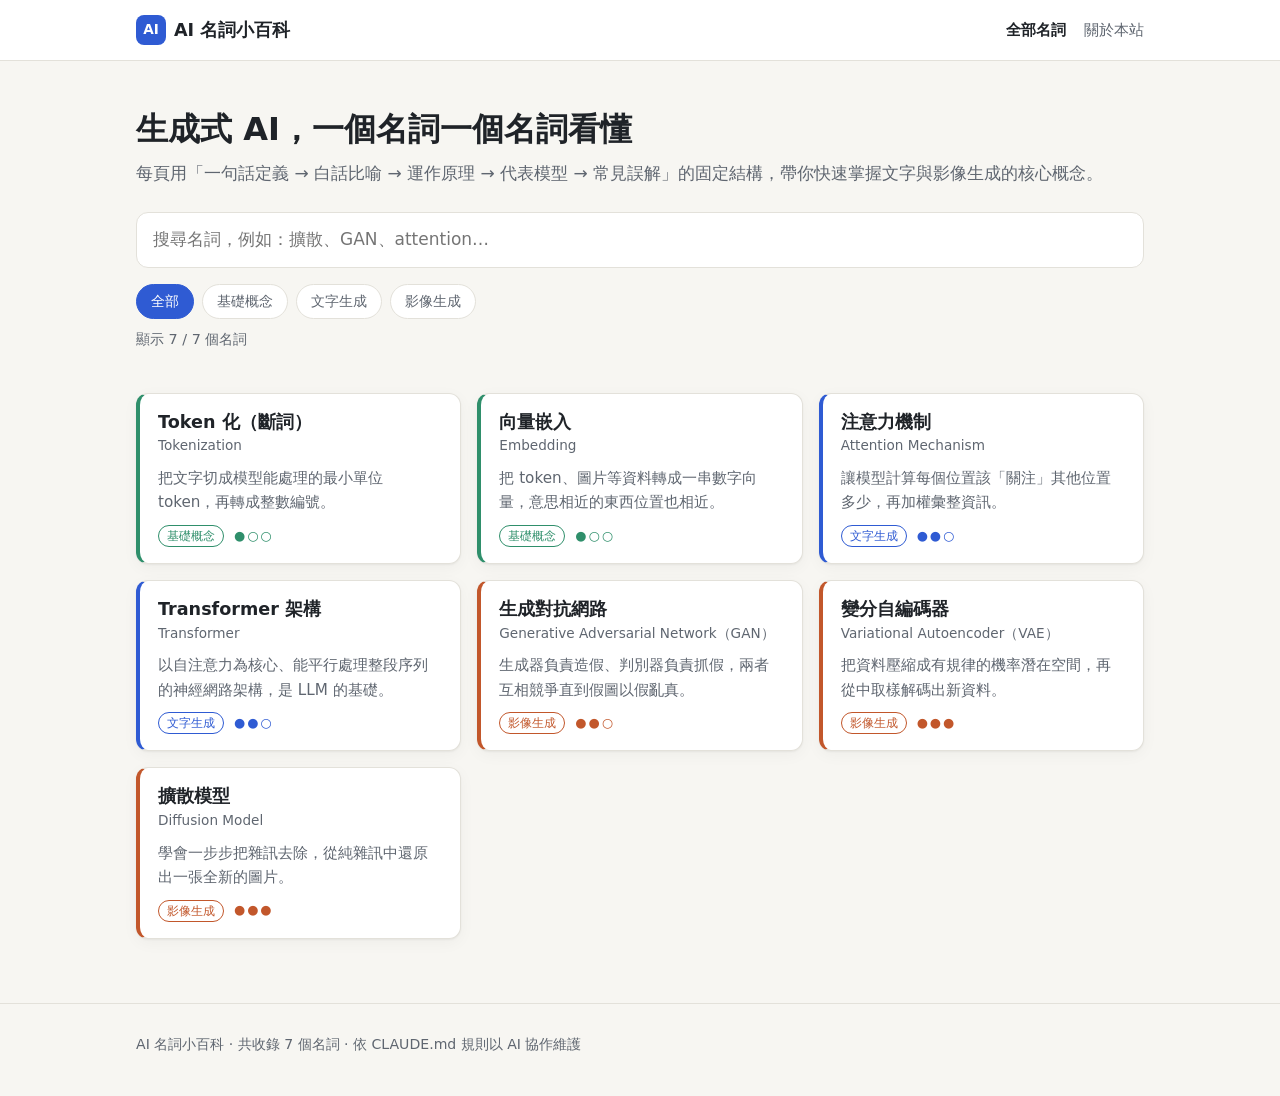
<file: index.html>
<!doctype html>
<html lang="zh-Hant">
<head>
  <meta charset="utf-8">
  <meta name="viewport" content="width=device-width, initial-scale=1">
  <title>AI 名詞小百科</title>
  <meta name="description" content="生成式 AI 名詞解釋網站：用比喻、步驟與公式，3 分鐘看懂 Transformer、擴散模型、GAN 等核心概念。">
  <link rel="stylesheet" href="assets/style.css">
</head>
<body data-page="home" data-root=".">
  <div id="site-header"></div>

  <main class="container wide">
    <section class="hero">
      <h1>生成式 AI，一個名詞一個名詞看懂</h1>
      <p>每頁用「一句話定義 → 白話比喻 → 運作原理 → 代表模型 → 常見誤解」的固定結構，帶你快速掌握文字與影像生成的核心概念。</p>
      <input id="search" class="search" type="search" placeholder="搜尋名詞，例如：擴散、GAN、attention…" aria-label="搜尋名詞">
      <div id="category-chips" class="chips" role="group" aria-label="分類篩選"></div>
      <div id="result-count" class="result-count"></div>
    </section>

    <div id="term-grid" class="card-grid"></div>
  </main>

  <div id="site-footer"></div>
  <script src="data/terms.js"></script>
  <script src="assets/main.js"></script>
</body>
</html>
</file>
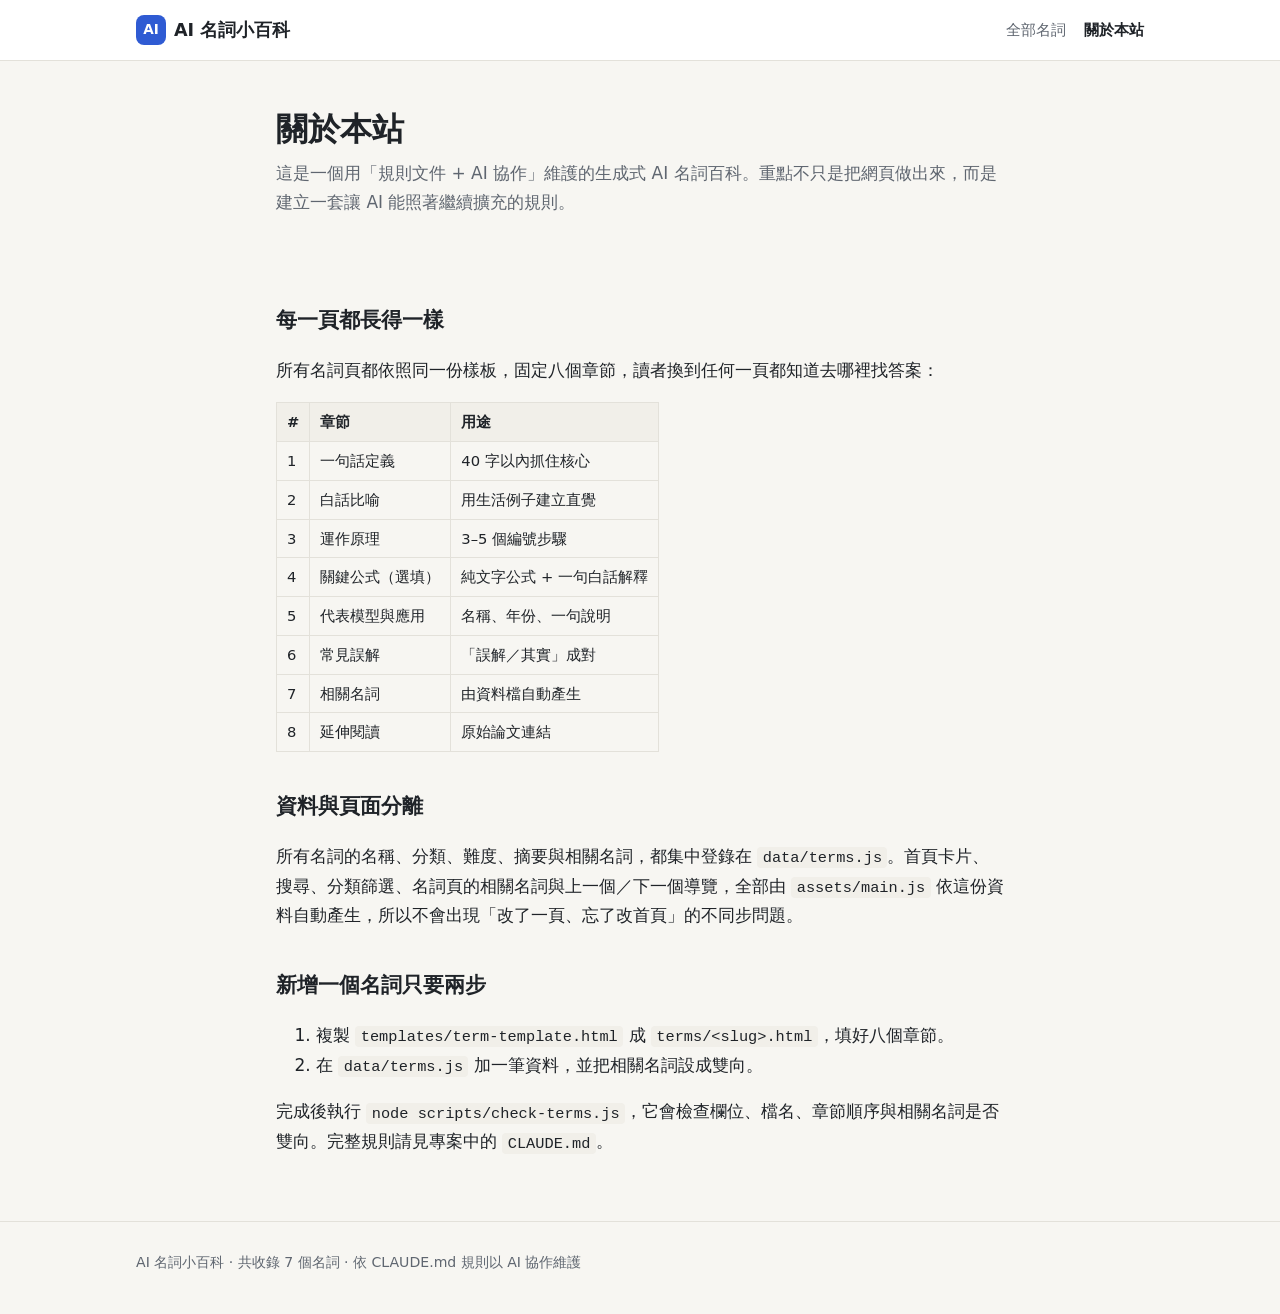
<file: about.html>
<!doctype html>
<html lang="zh-Hant">
<head>
  <meta charset="utf-8">
  <meta name="viewport" content="width=device-width, initial-scale=1">
  <title>關於本站｜AI 名詞小百科</title>
  <meta name="description" content="AI 名詞小百科的編寫規範：如何用 CLAUDE.md 讓 AI 依照同一套規則持續新增名詞頁。">
  <link rel="stylesheet" href="assets/style.css">
</head>
<body data-page="about" data-root=".">
  <div id="site-header"></div>

  <main class="container prose">
    <section class="hero">
      <h1>關於本站</h1>
      <p>這是一個用「規則文件 + AI 協作」維護的生成式 AI 名詞百科。重點不只是把網頁做出來，而是建立一套讓 AI 能照著繼續擴充的規則。</p>
    </section>

    <h2>每一頁都長得一樣</h2>
    <p>所有名詞頁都依照同一份樣板，固定八個章節，讀者換到任何一頁都知道去哪裡找答案：</p>
    <table>
      <thead><tr><th>#</th><th>章節</th><th>用途</th></tr></thead>
      <tbody>
        <tr><td>1</td><td>一句話定義</td><td>40 字以內抓住核心</td></tr>
        <tr><td>2</td><td>白話比喻</td><td>用生活例子建立直覺</td></tr>
        <tr><td>3</td><td>運作原理</td><td>3–5 個編號步驟</td></tr>
        <tr><td>4</td><td>關鍵公式（選填）</td><td>純文字公式 + 一句白話解釋</td></tr>
        <tr><td>5</td><td>代表模型與應用</td><td>名稱、年份、一句說明</td></tr>
        <tr><td>6</td><td>常見誤解</td><td>「誤解／其實」成對</td></tr>
        <tr><td>7</td><td>相關名詞</td><td>由資料檔自動產生</td></tr>
        <tr><td>8</td><td>延伸閱讀</td><td>原始論文連結</td></tr>
      </tbody>
    </table>

    <h2>資料與頁面分離</h2>
    <p>所有名詞的名稱、分類、難度、摘要與相關名詞，都集中登錄在 <code>data/terms.js</code>。首頁卡片、搜尋、分類篩選、名詞頁的相關名詞與上一個／下一個導覽，全部由 <code>assets/main.js</code> 依這份資料自動產生，所以不會出現「改了一頁、忘了改首頁」的不同步問題。</p>

    <h2>新增一個名詞只要兩步</h2>
    <ol>
      <li>複製 <code>templates/term-template.html</code> 成 <code>terms/&lt;slug&gt;.html</code>，填好八個章節。</li>
      <li>在 <code>data/terms.js</code> 加一筆資料，並把相關名詞設成雙向。</li>
    </ol>
    <p>完成後執行 <code>node scripts/check-terms.js</code>，它會檢查欄位、檔名、章節順序與相關名詞是否雙向。完整規則請見專案中的 <code>CLAUDE.md</code>。</p>
  </main>

  <div id="site-footer"></div>
  <script src="data/terms.js"></script>
  <script src="assets/main.js"></script>
</body>
</html>
</file>
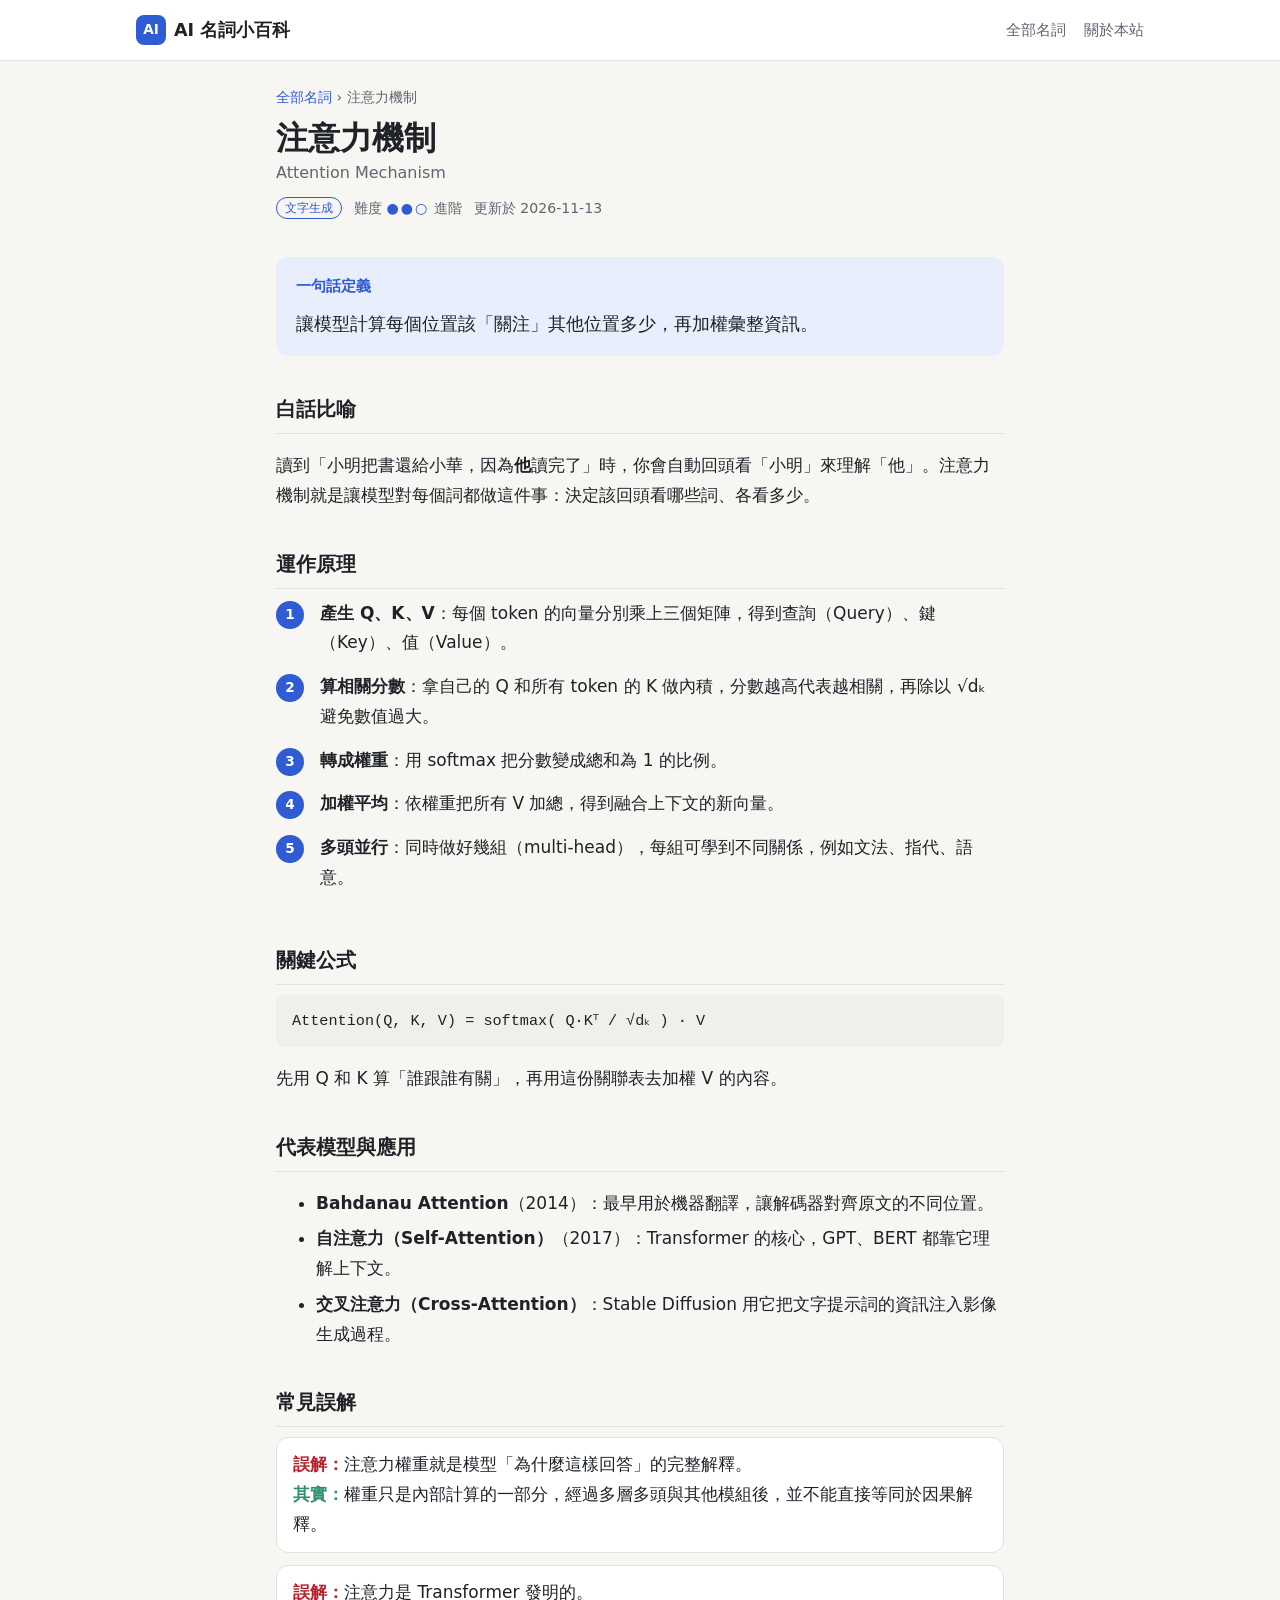
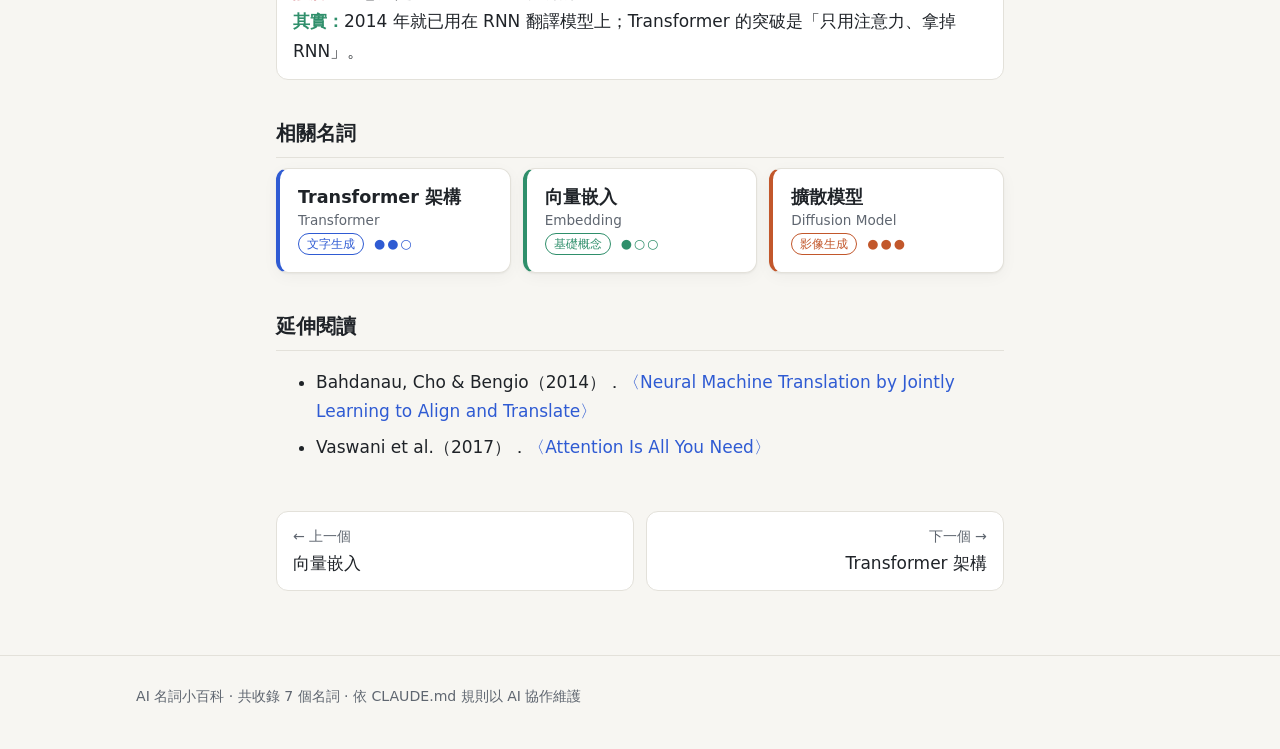
<file: terms/attention.html>
<!doctype html>
<html lang="zh-Hant">
<head>
  <meta charset="utf-8">
  <meta name="viewport" content="width=device-width, initial-scale=1">
  <title>注意力機制｜AI 名詞小百科</title>
  <meta name="description" content="讓模型計算每個位置該「關注」其他位置多少，再加權彙整資訊。">
  <link rel="stylesheet" href="../assets/style.css">
</head>
<body data-page="term" data-slug="attention" data-root="..">
  <div id="site-header"></div>

  <main class="container term">
    <nav class="breadcrumb"><a href="../index.html">全部名詞</a> › 注意力機制</nav>
    <header class="term-head">
      <h1>注意力機制 <span class="en">Attention Mechanism</span></h1>
      <div id="term-meta" class="term-meta"></div>
    </header>

    <section id="definition" class="tldr">
      <h2>一句話定義</h2>
      <p>讓模型計算每個位置該「關注」其他位置多少，再加權彙整資訊。</p>
    </section>

    <section id="analogy">
      <h2>白話比喻</h2>
      <p>讀到「小明把書還給小華，因為<strong>他</strong>讀完了」時，你會自動回頭看「小明」來理解「他」。注意力機制就是讓模型對每個詞都做這件事：決定該回頭看哪些詞、各看多少。</p>
    </section>

    <section id="how-it-works">
      <h2>運作原理</h2>
      <ol class="steps">
        <li><strong>產生 Q、K、V</strong>：每個 token 的向量分別乘上三個矩陣，得到查詢（Query）、鍵（Key）、值（Value）。</li>
        <li><strong>算相關分數</strong>：拿自己的 Q 和所有 token 的 K 做內積，分數越高代表越相關，再除以 √dₖ 避免數值過大。</li>
        <li><strong>轉成權重</strong>：用 softmax 把分數變成總和為 1 的比例。</li>
        <li><strong>加權平均</strong>：依權重把所有 V 加總，得到融合上下文的新向量。</li>
        <li><strong>多頭並行</strong>：同時做好幾組（multi-head），每組可學到不同關係，例如文法、指代、語意。</li>
      </ol>
    </section>

    <section id="formula">
      <h2>關鍵公式</h2>
      <pre class="formula">Attention(Q, K, V) = softmax( Q·Kᵀ / √dₖ ) · V</pre>
      <p>先用 Q 和 K 算「誰跟誰有關」，再用這份關聯表去加權 V 的內容。</p>
    </section>

    <section id="examples">
      <h2>代表模型與應用</h2>
      <ul class="examples">
        <li><strong>Bahdanau Attention</strong>（2014）：最早用於機器翻譯，讓解碼器對齊原文的不同位置。</li>
        <li><strong>自注意力（Self-Attention）</strong>（2017）：Transformer 的核心，GPT、BERT 都靠它理解上下文。</li>
        <li><strong>交叉注意力（Cross-Attention）</strong>：Stable Diffusion 用它把文字提示詞的資訊注入影像生成過程。</li>
      </ul>
    </section>

    <section id="misconceptions">
      <h2>常見誤解</h2>
      <ul class="myths">
        <li><span class="myth">誤解：</span>注意力權重就是模型「為什麼這樣回答」的完整解釋。<br><span class="fact">其實：</span>權重只是內部計算的一部分，經過多層多頭與其他模組後，並不能直接等同於因果解釋。</li>
        <li><span class="myth">誤解：</span>注意力是 Transformer 發明的。<br><span class="fact">其實：</span>2014 年就已用在 RNN 翻譯模型上；Transformer 的突破是「只用注意力、拿掉 RNN」。</li>
      </ul>
    </section>

    <section id="related">
      <h2>相關名詞</h2>
      <div id="related-list" class="card-grid small"></div>
    </section>

    <section id="references">
      <h2>延伸閱讀</h2>
      <ul>
        <li>Bahdanau, Cho &amp; Bengio（2014）．<a href="https://arxiv.org/abs/1409.0473">〈Neural Machine Translation by Jointly Learning to Align and Translate〉</a></li>
        <li>Vaswani et al.（2017）．<a href="https://arxiv.org/abs/1706.03762">〈Attention Is All You Need〉</a></li>
      </ul>
    </section>

    <nav id="pager" class="pager" aria-label="上一個與下一個名詞"></nav>
  </main>

  <div id="site-footer"></div>
  <script src="../data/terms.js"></script>
  <script src="../assets/main.js"></script>
</body>
</html>
</file>
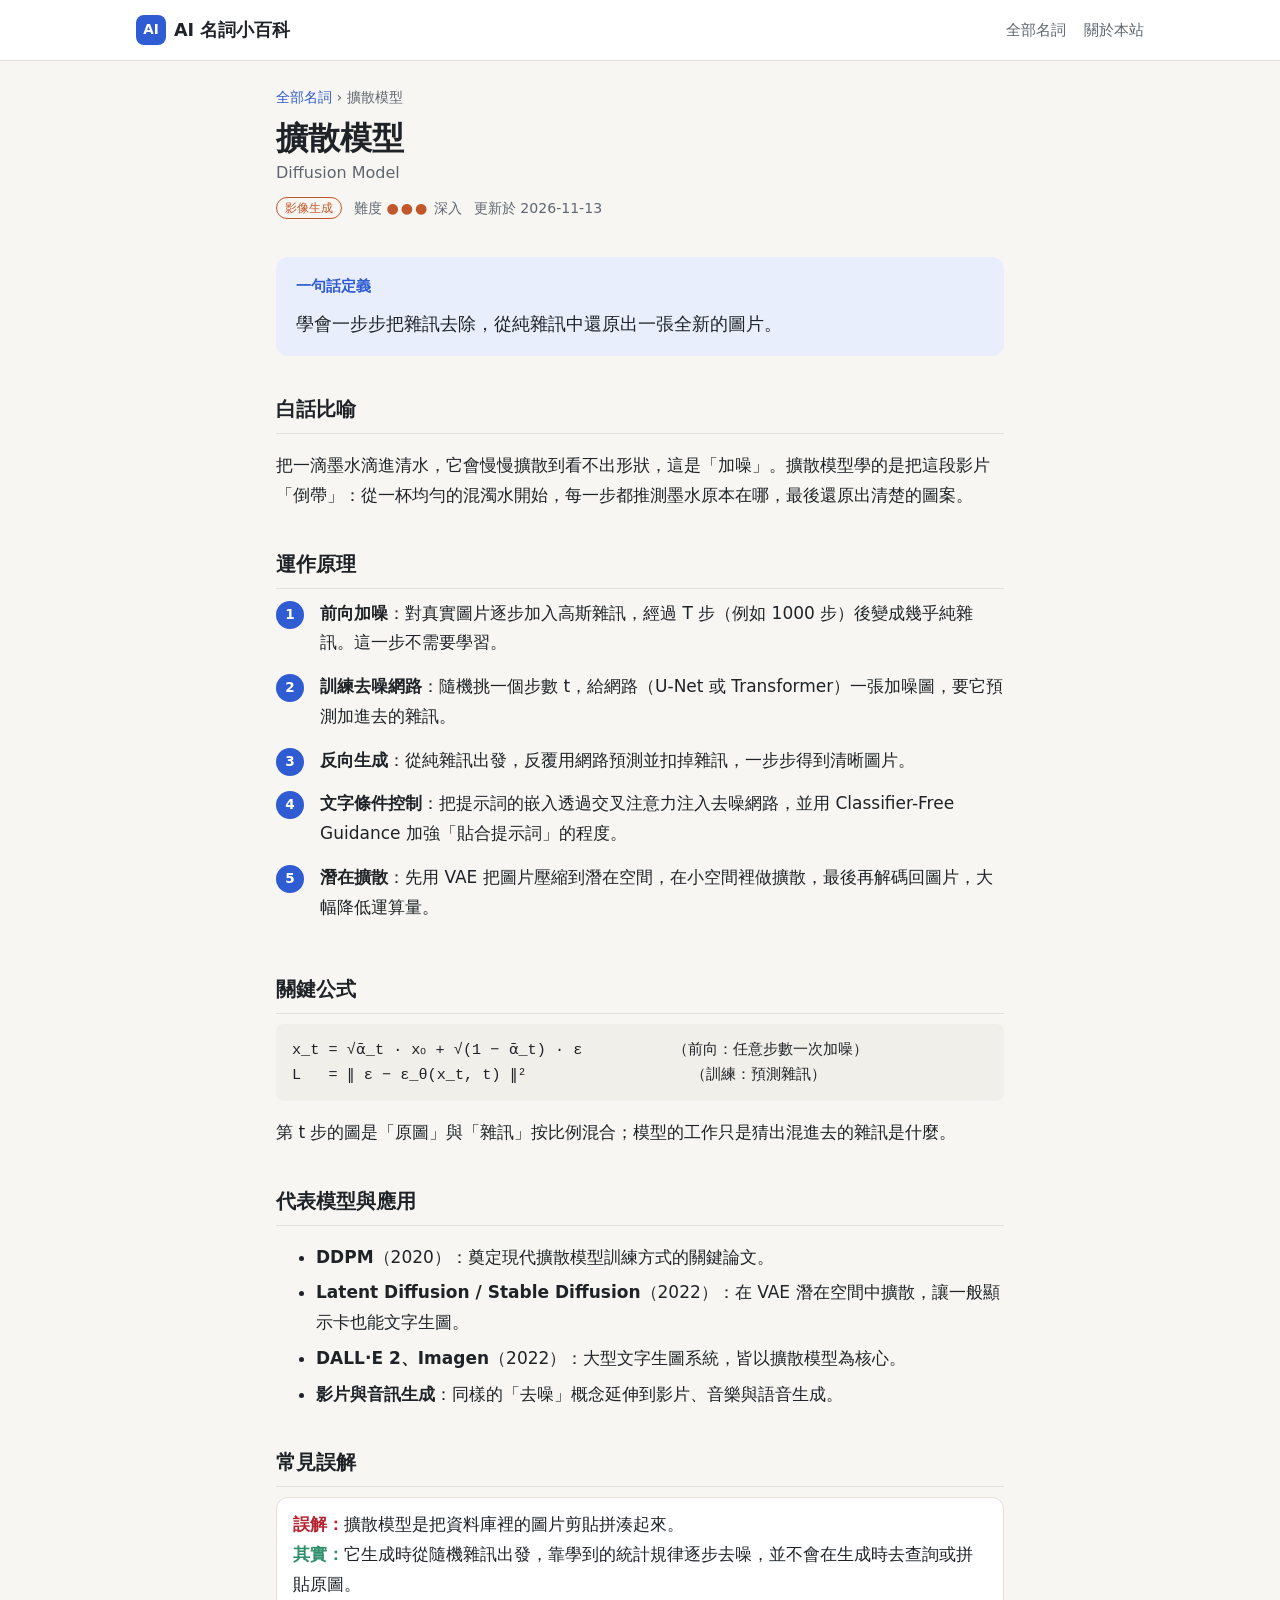
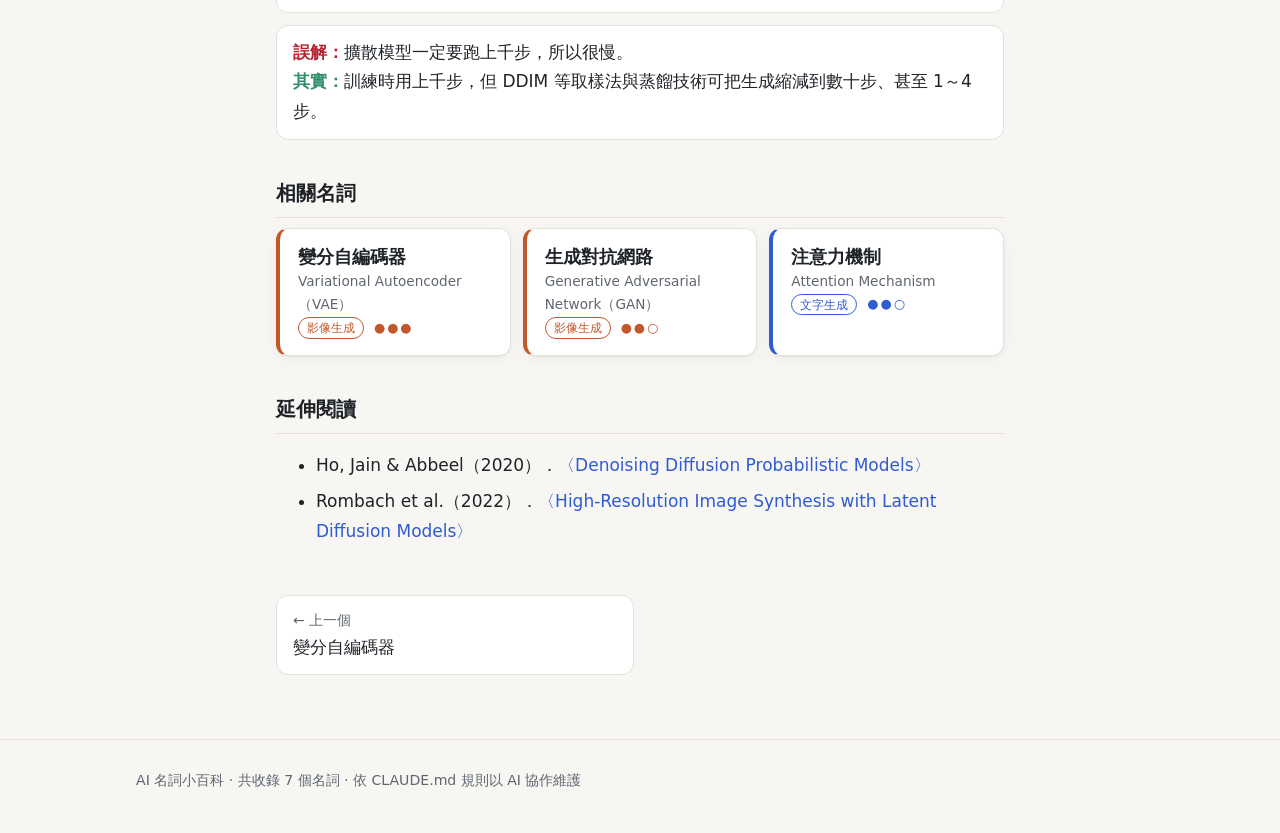
<file: terms/diffusion-model.html>
<!doctype html>
<html lang="zh-Hant">
<head>
  <meta charset="utf-8">
  <meta name="viewport" content="width=device-width, initial-scale=1">
  <title>擴散模型｜AI 名詞小百科</title>
  <meta name="description" content="學會一步步把雜訊去除，從純雜訊中還原出一張全新的圖片。">
  <link rel="stylesheet" href="../assets/style.css">
</head>
<body data-page="term" data-slug="diffusion-model" data-root="..">
  <div id="site-header"></div>

  <main class="container term">
    <nav class="breadcrumb"><a href="../index.html">全部名詞</a> › 擴散模型</nav>
    <header class="term-head">
      <h1>擴散模型 <span class="en">Diffusion Model</span></h1>
      <div id="term-meta" class="term-meta"></div>
    </header>

    <section id="definition" class="tldr">
      <h2>一句話定義</h2>
      <p>學會一步步把雜訊去除，從純雜訊中還原出一張全新的圖片。</p>
    </section>

    <section id="analogy">
      <h2>白話比喻</h2>
      <p>把一滴墨水滴進清水，它會慢慢擴散到看不出形狀，這是「加噪」。擴散模型學的是把這段影片「倒帶」：從一杯均勻的混濁水開始，每一步都推測墨水原本在哪，最後還原出清楚的圖案。</p>
    </section>

    <section id="how-it-works">
      <h2>運作原理</h2>
      <ol class="steps">
        <li><strong>前向加噪</strong>：對真實圖片逐步加入高斯雜訊，經過 T 步（例如 1000 步）後變成幾乎純雜訊。這一步不需要學習。</li>
        <li><strong>訓練去噪網路</strong>：隨機挑一個步數 t，給網路（U-Net 或 Transformer）一張加噪圖，要它預測加進去的雜訊。</li>
        <li><strong>反向生成</strong>：從純雜訊出發，反覆用網路預測並扣掉雜訊，一步步得到清晰圖片。</li>
        <li><strong>文字條件控制</strong>：把提示詞的嵌入透過交叉注意力注入去噪網路，並用 Classifier-Free Guidance 加強「貼合提示詞」的程度。</li>
        <li><strong>潛在擴散</strong>：先用 VAE 把圖片壓縮到潛在空間，在小空間裡做擴散，最後再解碼回圖片，大幅降低運算量。</li>
      </ol>
    </section>

    <section id="formula">
      <h2>關鍵公式</h2>
      <pre class="formula">x_t = √ᾱ_t · x₀ + √(1 − ᾱ_t) · ε          （前向：任意步數一次加噪）
L   = ‖ ε − ε_θ(x_t, t) ‖²                  （訓練：預測雜訊）</pre>
      <p>第 t 步的圖是「原圖」與「雜訊」按比例混合；模型的工作只是猜出混進去的雜訊是什麼。</p>
    </section>

    <section id="examples">
      <h2>代表模型與應用</h2>
      <ul class="examples">
        <li><strong>DDPM</strong>（2020）：奠定現代擴散模型訓練方式的關鍵論文。</li>
        <li><strong>Latent Diffusion / Stable Diffusion</strong>（2022）：在 VAE 潛在空間中擴散，讓一般顯示卡也能文字生圖。</li>
        <li><strong>DALL·E 2、Imagen</strong>（2022）：大型文字生圖系統，皆以擴散模型為核心。</li>
        <li><strong>影片與音訊生成</strong>：同樣的「去噪」概念延伸到影片、音樂與語音生成。</li>
      </ul>
    </section>

    <section id="misconceptions">
      <h2>常見誤解</h2>
      <ul class="myths">
        <li><span class="myth">誤解：</span>擴散模型是把資料庫裡的圖片剪貼拼湊起來。<br><span class="fact">其實：</span>它生成時從隨機雜訊出發，靠學到的統計規律逐步去噪，並不會在生成時去查詢或拼貼原圖。</li>
        <li><span class="myth">誤解：</span>擴散模型一定要跑上千步，所以很慢。<br><span class="fact">其實：</span>訓練時用上千步，但 DDIM 等取樣法與蒸餾技術可把生成縮減到數十步、甚至 1～4 步。</li>
      </ul>
    </section>

    <section id="related">
      <h2>相關名詞</h2>
      <div id="related-list" class="card-grid small"></div>
    </section>

    <section id="references">
      <h2>延伸閱讀</h2>
      <ul>
        <li>Ho, Jain &amp; Abbeel（2020）．<a href="https://arxiv.org/abs/2006.11239">〈Denoising Diffusion Probabilistic Models〉</a></li>
        <li>Rombach et al.（2022）．<a href="https://arxiv.org/abs/2112.10752">〈High-Resolution Image Synthesis with Latent Diffusion Models〉</a></li>
      </ul>
    </section>

    <nav id="pager" class="pager" aria-label="上一個與下一個名詞"></nav>
  </main>

  <div id="site-footer"></div>
  <script src="../data/terms.js"></script>
  <script src="../assets/main.js"></script>
</body>
</html>
</file>
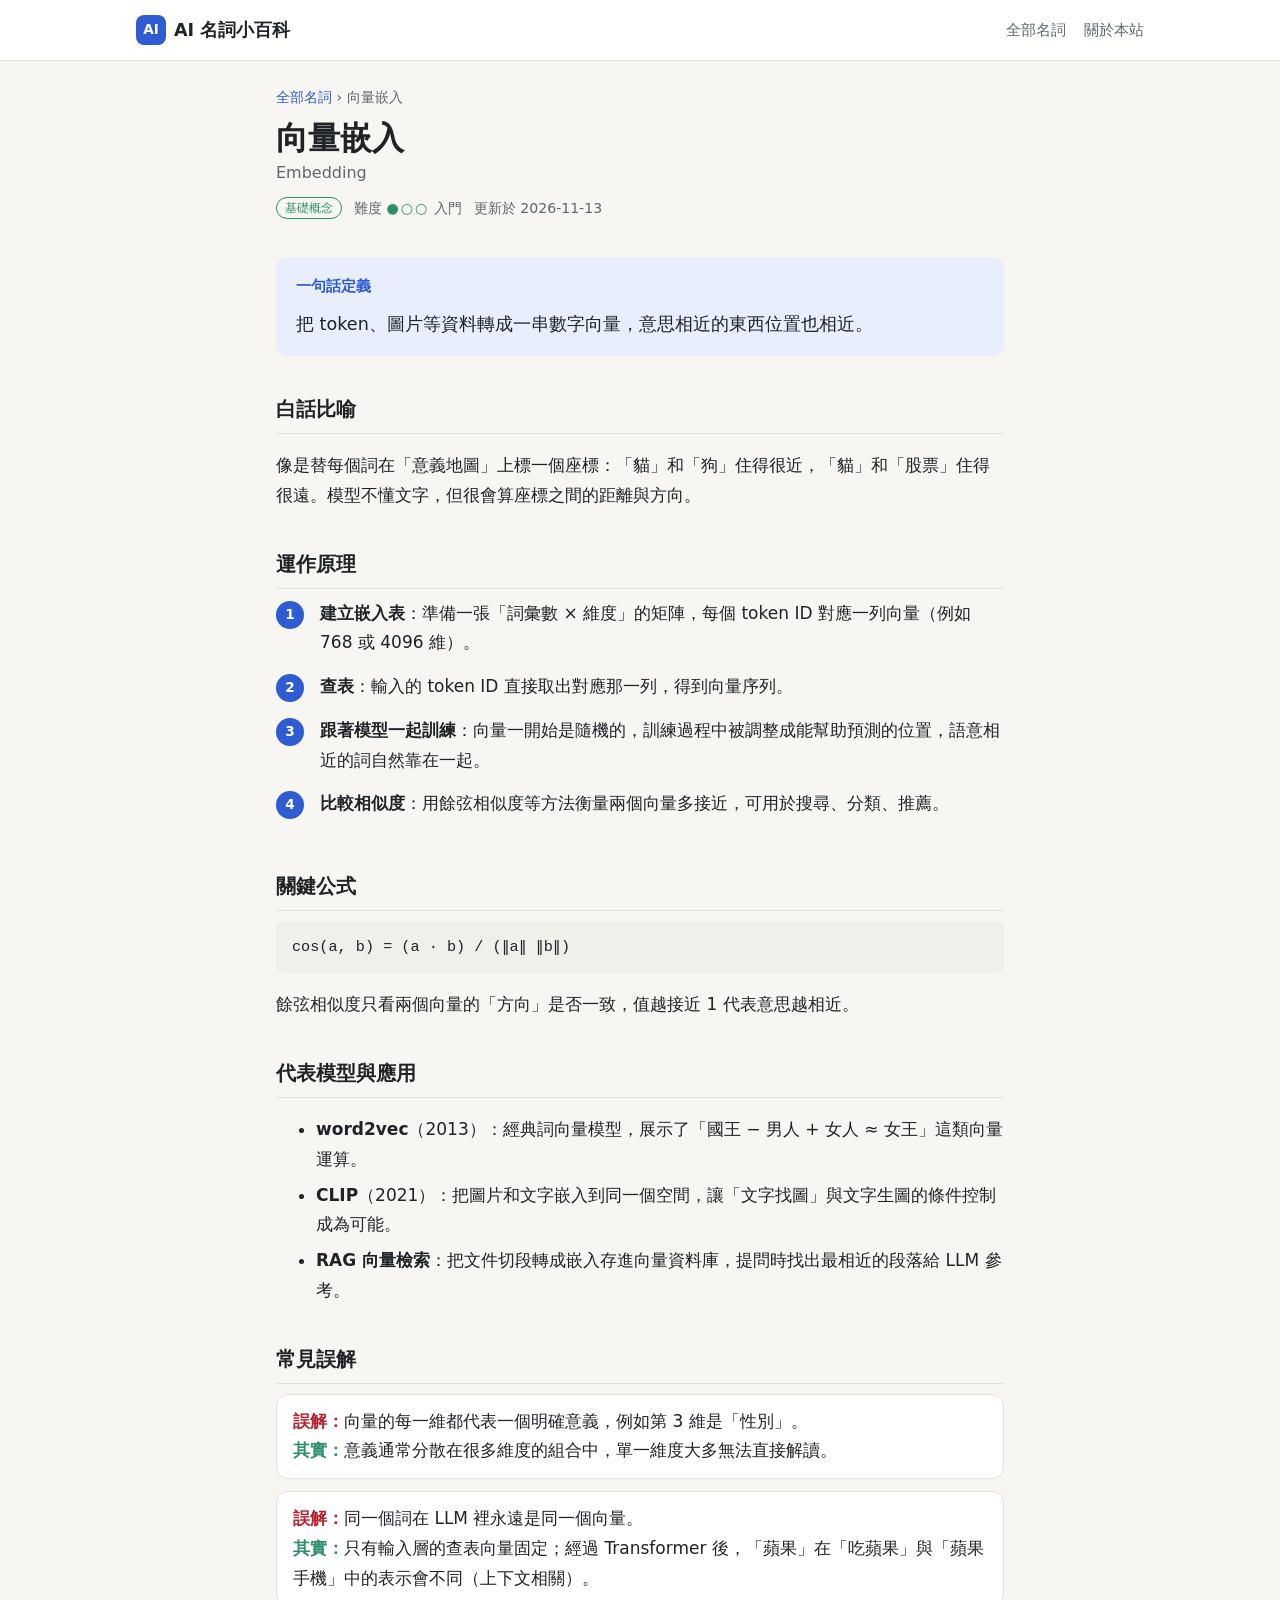
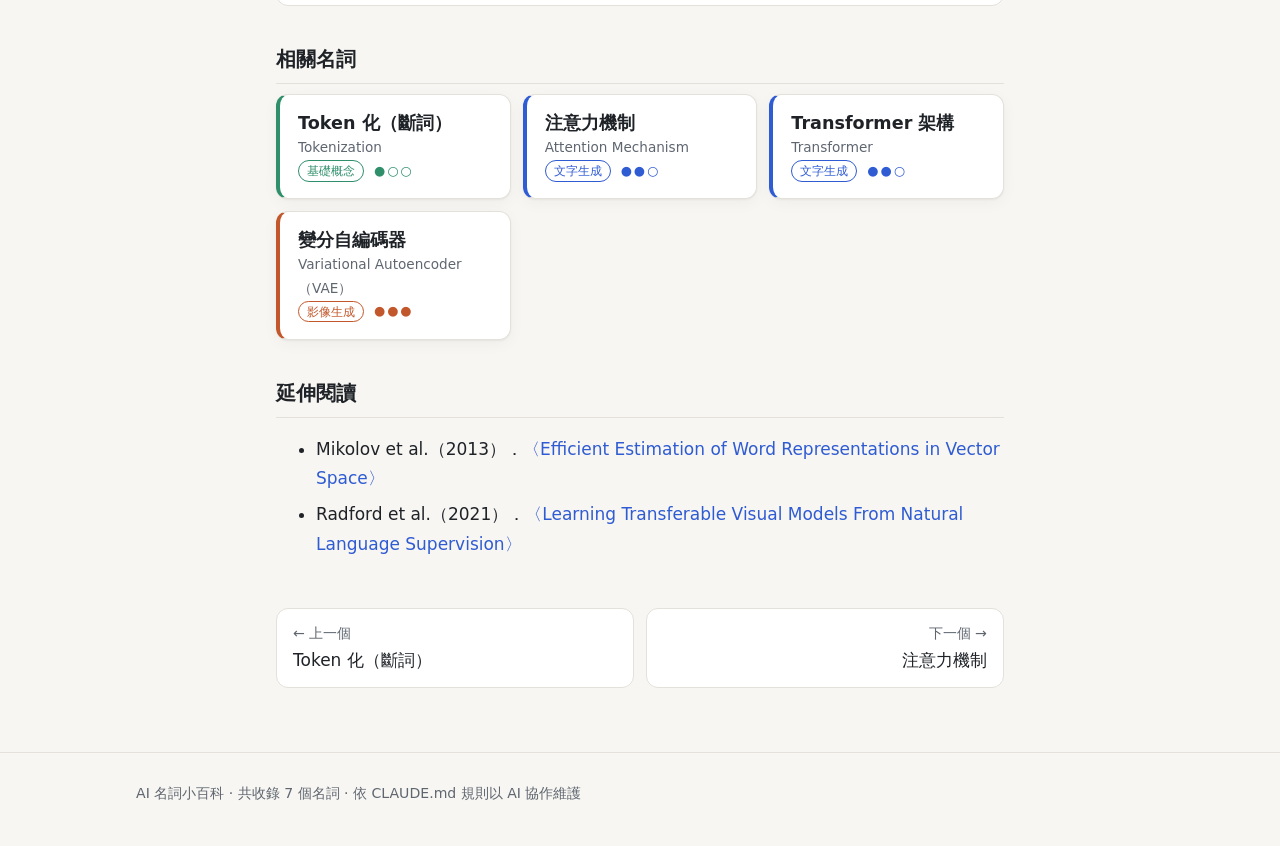
<file: terms/embedding.html>
<!doctype html>
<html lang="zh-Hant">
<head>
  <meta charset="utf-8">
  <meta name="viewport" content="width=device-width, initial-scale=1">
  <title>向量嵌入｜AI 名詞小百科</title>
  <meta name="description" content="把 token、圖片等資料轉成一串數字向量，意思相近的東西位置也相近。">
  <link rel="stylesheet" href="../assets/style.css">
</head>
<body data-page="term" data-slug="embedding" data-root="..">
  <div id="site-header"></div>

  <main class="container term">
    <nav class="breadcrumb"><a href="../index.html">全部名詞</a> › 向量嵌入</nav>
    <header class="term-head">
      <h1>向量嵌入 <span class="en">Embedding</span></h1>
      <div id="term-meta" class="term-meta"></div>
    </header>

    <section id="definition" class="tldr">
      <h2>一句話定義</h2>
      <p>把 token、圖片等資料轉成一串數字向量，意思相近的東西位置也相近。</p>
    </section>

    <section id="analogy">
      <h2>白話比喻</h2>
      <p>像是替每個詞在「意義地圖」上標一個座標：「貓」和「狗」住得很近，「貓」和「股票」住得很遠。模型不懂文字，但很會算座標之間的距離與方向。</p>
    </section>

    <section id="how-it-works">
      <h2>運作原理</h2>
      <ol class="steps">
        <li><strong>建立嵌入表</strong>：準備一張「詞彙數 × 維度」的矩陣，每個 token ID 對應一列向量（例如 768 或 4096 維）。</li>
        <li><strong>查表</strong>：輸入的 token ID 直接取出對應那一列，得到向量序列。</li>
        <li><strong>跟著模型一起訓練</strong>：向量一開始是隨機的，訓練過程中被調整成能幫助預測的位置，語意相近的詞自然靠在一起。</li>
        <li><strong>比較相似度</strong>：用餘弦相似度等方法衡量兩個向量多接近，可用於搜尋、分類、推薦。</li>
      </ol>
    </section>

    <section id="formula">
      <h2>關鍵公式</h2>
      <pre class="formula">cos(a, b) = (a · b) / (‖a‖ ‖b‖)</pre>
      <p>餘弦相似度只看兩個向量的「方向」是否一致，值越接近 1 代表意思越相近。</p>
    </section>

    <section id="examples">
      <h2>代表模型與應用</h2>
      <ul class="examples">
        <li><strong>word2vec</strong>（2013）：經典詞向量模型，展示了「國王 − 男人 + 女人 ≈ 女王」這類向量運算。</li>
        <li><strong>CLIP</strong>（2021）：把圖片和文字嵌入到同一個空間，讓「文字找圖」與文字生圖的條件控制成為可能。</li>
        <li><strong>RAG 向量檢索</strong>：把文件切段轉成嵌入存進向量資料庫，提問時找出最相近的段落給 LLM 參考。</li>
      </ul>
    </section>

    <section id="misconceptions">
      <h2>常見誤解</h2>
      <ul class="myths">
        <li><span class="myth">誤解：</span>向量的每一維都代表一個明確意義，例如第 3 維是「性別」。<br><span class="fact">其實：</span>意義通常分散在很多維度的組合中，單一維度大多無法直接解讀。</li>
        <li><span class="myth">誤解：</span>同一個詞在 LLM 裡永遠是同一個向量。<br><span class="fact">其實：</span>只有輸入層的查表向量固定；經過 Transformer 後，「蘋果」在「吃蘋果」與「蘋果手機」中的表示會不同（上下文相關）。</li>
      </ul>
    </section>

    <section id="related">
      <h2>相關名詞</h2>
      <div id="related-list" class="card-grid small"></div>
    </section>

    <section id="references">
      <h2>延伸閱讀</h2>
      <ul>
        <li>Mikolov et al.（2013）．<a href="https://arxiv.org/abs/1301.3781">〈Efficient Estimation of Word Representations in Vector Space〉</a></li>
        <li>Radford et al.（2021）．<a href="https://arxiv.org/abs/2103.00020">〈Learning Transferable Visual Models From Natural Language Supervision〉</a></li>
      </ul>
    </section>

    <nav id="pager" class="pager" aria-label="上一個與下一個名詞"></nav>
  </main>

  <div id="site-footer"></div>
  <script src="../data/terms.js"></script>
  <script src="../assets/main.js"></script>
</body>
</html>
</file>
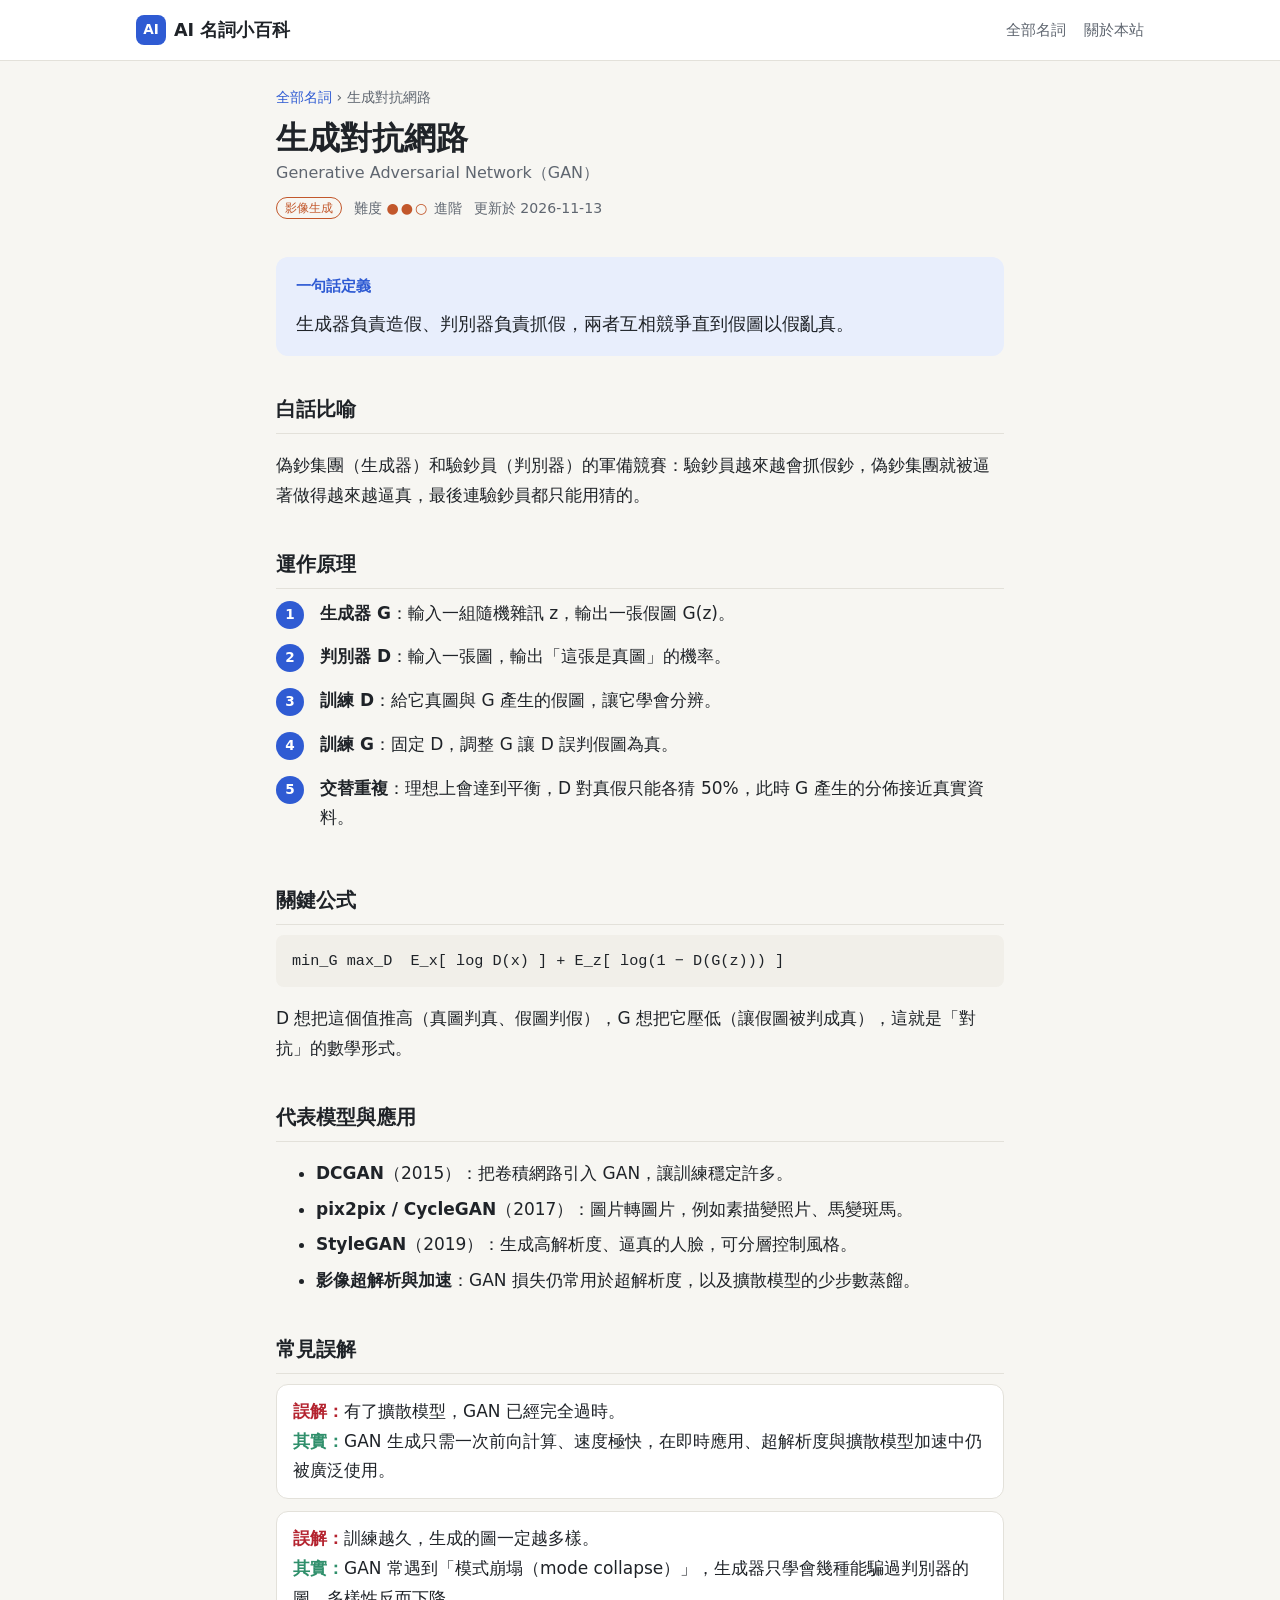
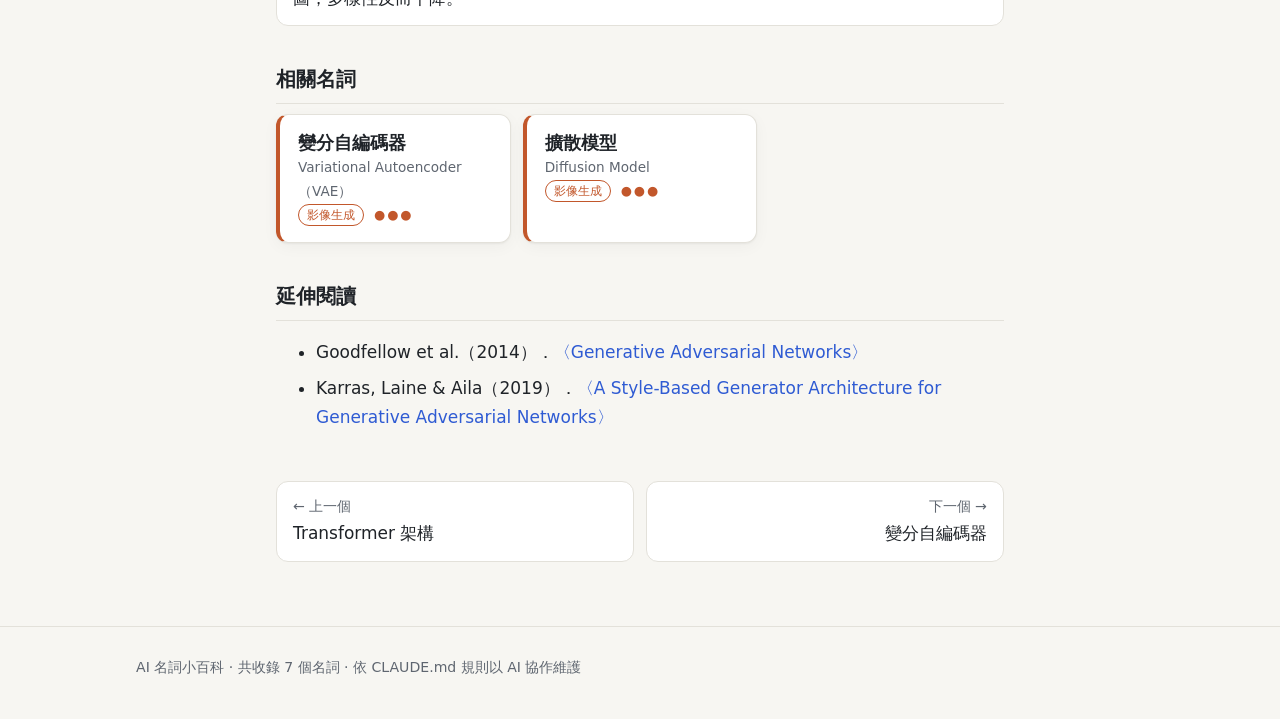
<file: terms/gan.html>
<!doctype html>
<html lang="zh-Hant">
<head>
  <meta charset="utf-8">
  <meta name="viewport" content="width=device-width, initial-scale=1">
  <title>生成對抗網路｜AI 名詞小百科</title>
  <meta name="description" content="生成器負責造假、判別器負責抓假，兩者互相競爭直到假圖以假亂真。">
  <link rel="stylesheet" href="../assets/style.css">
</head>
<body data-page="term" data-slug="gan" data-root="..">
  <div id="site-header"></div>

  <main class="container term">
    <nav class="breadcrumb"><a href="../index.html">全部名詞</a> › 生成對抗網路</nav>
    <header class="term-head">
      <h1>生成對抗網路 <span class="en">Generative Adversarial Network（GAN）</span></h1>
      <div id="term-meta" class="term-meta"></div>
    </header>

    <section id="definition" class="tldr">
      <h2>一句話定義</h2>
      <p>生成器負責造假、判別器負責抓假，兩者互相競爭直到假圖以假亂真。</p>
    </section>

    <section id="analogy">
      <h2>白話比喻</h2>
      <p>偽鈔集團（生成器）和驗鈔員（判別器）的軍備競賽：驗鈔員越來越會抓假鈔，偽鈔集團就被逼著做得越來越逼真，最後連驗鈔員都只能用猜的。</p>
    </section>

    <section id="how-it-works">
      <h2>運作原理</h2>
      <ol class="steps">
        <li><strong>生成器 G</strong>：輸入一組隨機雜訊 z，輸出一張假圖 G(z)。</li>
        <li><strong>判別器 D</strong>：輸入一張圖，輸出「這張是真圖」的機率。</li>
        <li><strong>訓練 D</strong>：給它真圖與 G 產生的假圖，讓它學會分辨。</li>
        <li><strong>訓練 G</strong>：固定 D，調整 G 讓 D 誤判假圖為真。</li>
        <li><strong>交替重複</strong>：理想上會達到平衡，D 對真假只能各猜 50%，此時 G 產生的分佈接近真實資料。</li>
      </ol>
    </section>

    <section id="formula">
      <h2>關鍵公式</h2>
      <pre class="formula">min_G max_D  E_x[ log D(x) ] + E_z[ log(1 − D(G(z))) ]</pre>
      <p>D 想把這個值推高（真圖判真、假圖判假），G 想把它壓低（讓假圖被判成真），這就是「對抗」的數學形式。</p>
    </section>

    <section id="examples">
      <h2>代表模型與應用</h2>
      <ul class="examples">
        <li><strong>DCGAN</strong>（2015）：把卷積網路引入 GAN，讓訓練穩定許多。</li>
        <li><strong>pix2pix / CycleGAN</strong>（2017）：圖片轉圖片，例如素描變照片、馬變斑馬。</li>
        <li><strong>StyleGAN</strong>（2019）：生成高解析度、逼真的人臉，可分層控制風格。</li>
        <li><strong>影像超解析與加速</strong>：GAN 損失仍常用於超解析度，以及擴散模型的少步數蒸餾。</li>
      </ul>
    </section>

    <section id="misconceptions">
      <h2>常見誤解</h2>
      <ul class="myths">
        <li><span class="myth">誤解：</span>有了擴散模型，GAN 已經完全過時。<br><span class="fact">其實：</span>GAN 生成只需一次前向計算、速度極快，在即時應用、超解析度與擴散模型加速中仍被廣泛使用。</li>
        <li><span class="myth">誤解：</span>訓練越久，生成的圖一定越多樣。<br><span class="fact">其實：</span>GAN 常遇到「模式崩塌（mode collapse）」，生成器只學會幾種能騙過判別器的圖，多樣性反而下降。</li>
      </ul>
    </section>

    <section id="related">
      <h2>相關名詞</h2>
      <div id="related-list" class="card-grid small"></div>
    </section>

    <section id="references">
      <h2>延伸閱讀</h2>
      <ul>
        <li>Goodfellow et al.（2014）．<a href="https://arxiv.org/abs/1406.2661">〈Generative Adversarial Networks〉</a></li>
        <li>Karras, Laine &amp; Aila（2019）．<a href="https://arxiv.org/abs/1812.04948">〈A Style-Based Generator Architecture for Generative Adversarial Networks〉</a></li>
      </ul>
    </section>

    <nav id="pager" class="pager" aria-label="上一個與下一個名詞"></nav>
  </main>

  <div id="site-footer"></div>
  <script src="../data/terms.js"></script>
  <script src="../assets/main.js"></script>
</body>
</html>
</file>
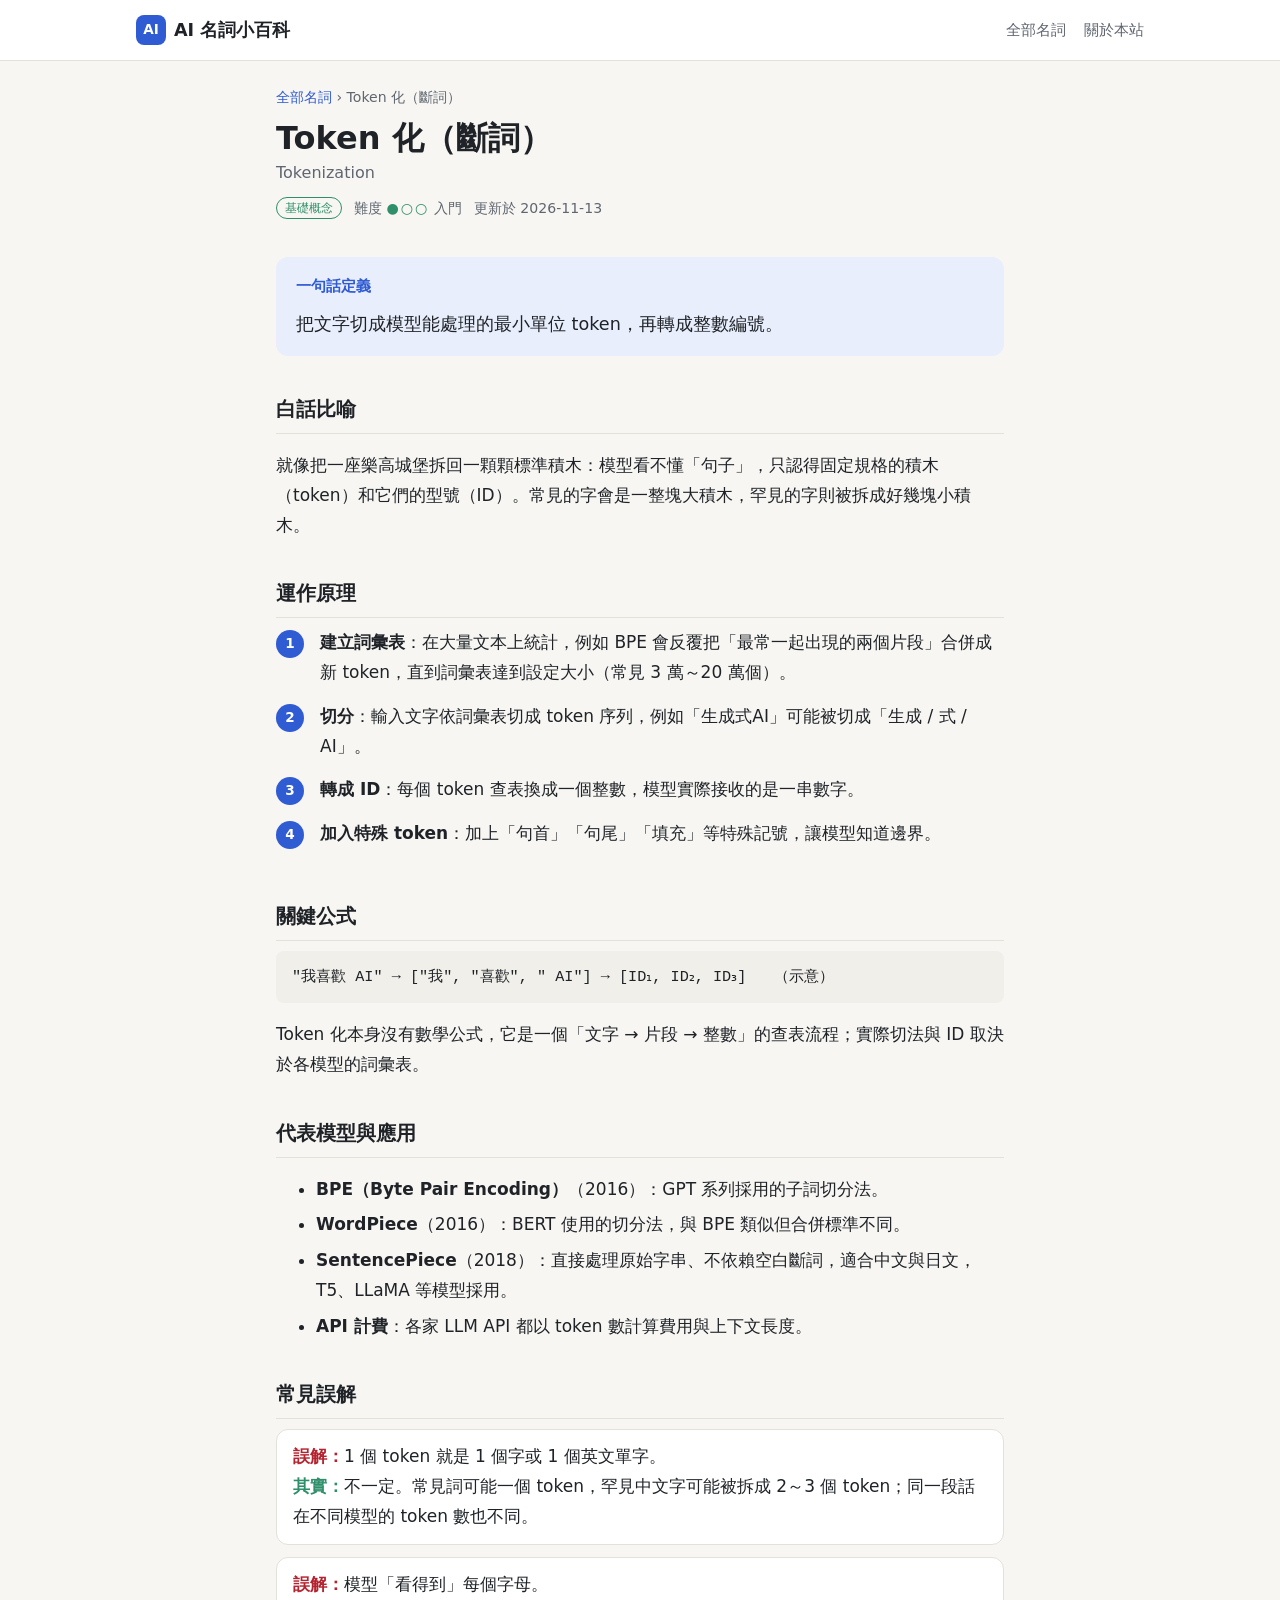
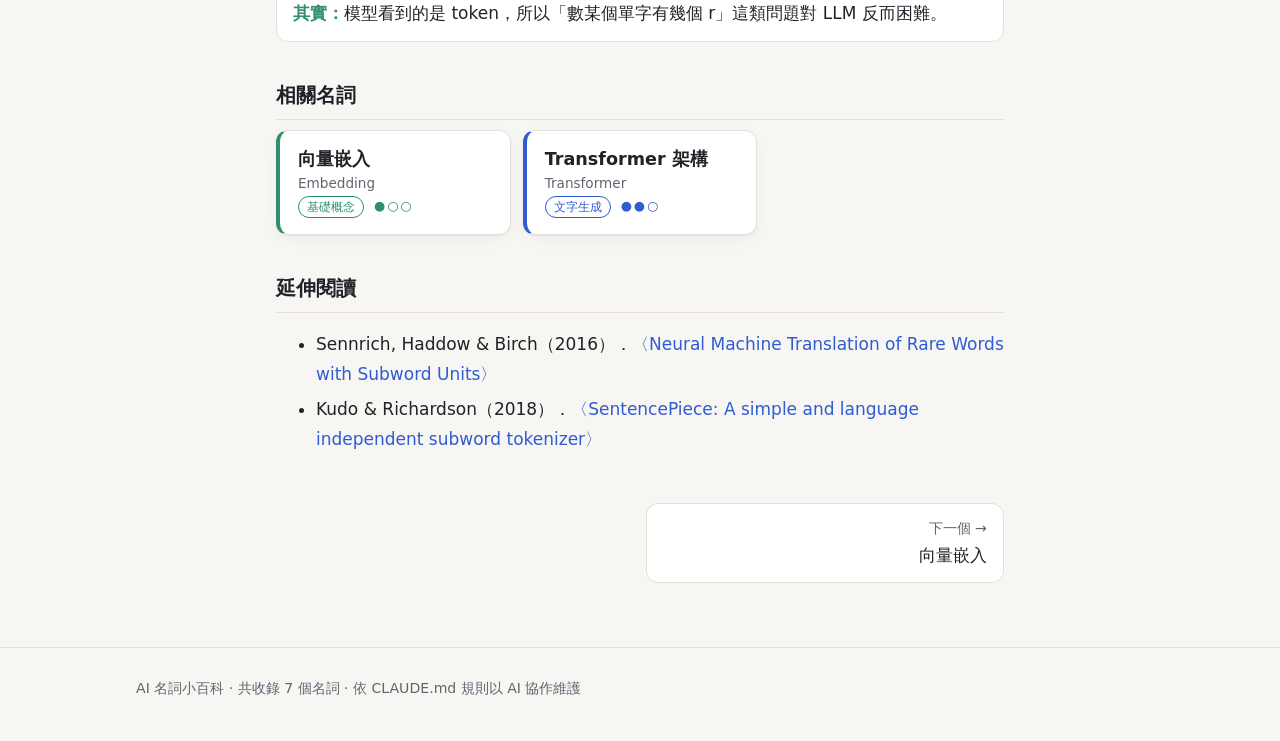
<file: terms/tokenization.html>
<!doctype html>
<html lang="zh-Hant">
<head>
  <meta charset="utf-8">
  <meta name="viewport" content="width=device-width, initial-scale=1">
  <title>Token 化（斷詞）｜AI 名詞小百科</title>
  <meta name="description" content="把文字切成模型能處理的最小單位 token，再轉成整數編號。">
  <link rel="stylesheet" href="../assets/style.css">
</head>
<body data-page="term" data-slug="tokenization" data-root="..">
  <div id="site-header"></div>

  <main class="container term">
    <nav class="breadcrumb"><a href="../index.html">全部名詞</a> › Token 化（斷詞）</nav>
    <header class="term-head">
      <h1>Token 化（斷詞） <span class="en">Tokenization</span></h1>
      <div id="term-meta" class="term-meta"></div>
    </header>

    <section id="definition" class="tldr">
      <h2>一句話定義</h2>
      <p>把文字切成模型能處理的最小單位 token，再轉成整數編號。</p>
    </section>

    <section id="analogy">
      <h2>白話比喻</h2>
      <p>就像把一座樂高城堡拆回一顆顆標準積木：模型看不懂「句子」，只認得固定規格的積木（token）和它們的型號（ID）。常見的字會是一整塊大積木，罕見的字則被拆成好幾塊小積木。</p>
    </section>

    <section id="how-it-works">
      <h2>運作原理</h2>
      <ol class="steps">
        <li><strong>建立詞彙表</strong>：在大量文本上統計，例如 BPE 會反覆把「最常一起出現的兩個片段」合併成新 token，直到詞彙表達到設定大小（常見 3 萬～20 萬個）。</li>
        <li><strong>切分</strong>：輸入文字依詞彙表切成 token 序列，例如「生成式AI」可能被切成「生成 / 式 / AI」。</li>
        <li><strong>轉成 ID</strong>：每個 token 查表換成一個整數，模型實際接收的是一串數字。</li>
        <li><strong>加入特殊 token</strong>：加上「句首」「句尾」「填充」等特殊記號，讓模型知道邊界。</li>
      </ol>
    </section>

    <section id="formula">
      <h2>關鍵公式</h2>
      <pre class="formula">"我喜歡 AI" → ["我", "喜歡", " AI"] → [ID₁, ID₂, ID₃]   （示意）</pre>
      <p>Token 化本身沒有數學公式，它是一個「文字 → 片段 → 整數」的查表流程；實際切法與 ID 取決於各模型的詞彙表。</p>
    </section>

    <section id="examples">
      <h2>代表模型與應用</h2>
      <ul class="examples">
        <li><strong>BPE（Byte Pair Encoding）</strong>（2016）：GPT 系列採用的子詞切分法。</li>
        <li><strong>WordPiece</strong>（2016）：BERT 使用的切分法，與 BPE 類似但合併標準不同。</li>
        <li><strong>SentencePiece</strong>（2018）：直接處理原始字串、不依賴空白斷詞，適合中文與日文，T5、LLaMA 等模型採用。</li>
        <li><strong>API 計費</strong>：各家 LLM API 都以 token 數計算費用與上下文長度。</li>
      </ul>
    </section>

    <section id="misconceptions">
      <h2>常見誤解</h2>
      <ul class="myths">
        <li><span class="myth">誤解：</span>1 個 token 就是 1 個字或 1 個英文單字。<br><span class="fact">其實：</span>不一定。常見詞可能一個 token，罕見中文字可能被拆成 2～3 個 token；同一段話在不同模型的 token 數也不同。</li>
        <li><span class="myth">誤解：</span>模型「看得到」每個字母。<br><span class="fact">其實：</span>模型看到的是 token，所以「數某個單字有幾個 r」這類問題對 LLM 反而困難。</li>
      </ul>
    </section>

    <section id="related">
      <h2>相關名詞</h2>
      <div id="related-list" class="card-grid small"></div>
    </section>

    <section id="references">
      <h2>延伸閱讀</h2>
      <ul>
        <li>Sennrich, Haddow &amp; Birch（2016）．<a href="https://arxiv.org/abs/1508.07909">〈Neural Machine Translation of Rare Words with Subword Units〉</a></li>
        <li>Kudo &amp; Richardson（2018）．<a href="https://arxiv.org/abs/1808.06226">〈SentencePiece: A simple and language independent subword tokenizer〉</a></li>
      </ul>
    </section>

    <nav id="pager" class="pager" aria-label="上一個與下一個名詞"></nav>
  </main>

  <div id="site-footer"></div>
  <script src="../data/terms.js"></script>
  <script src="../assets/main.js"></script>
</body>
</html>
</file>
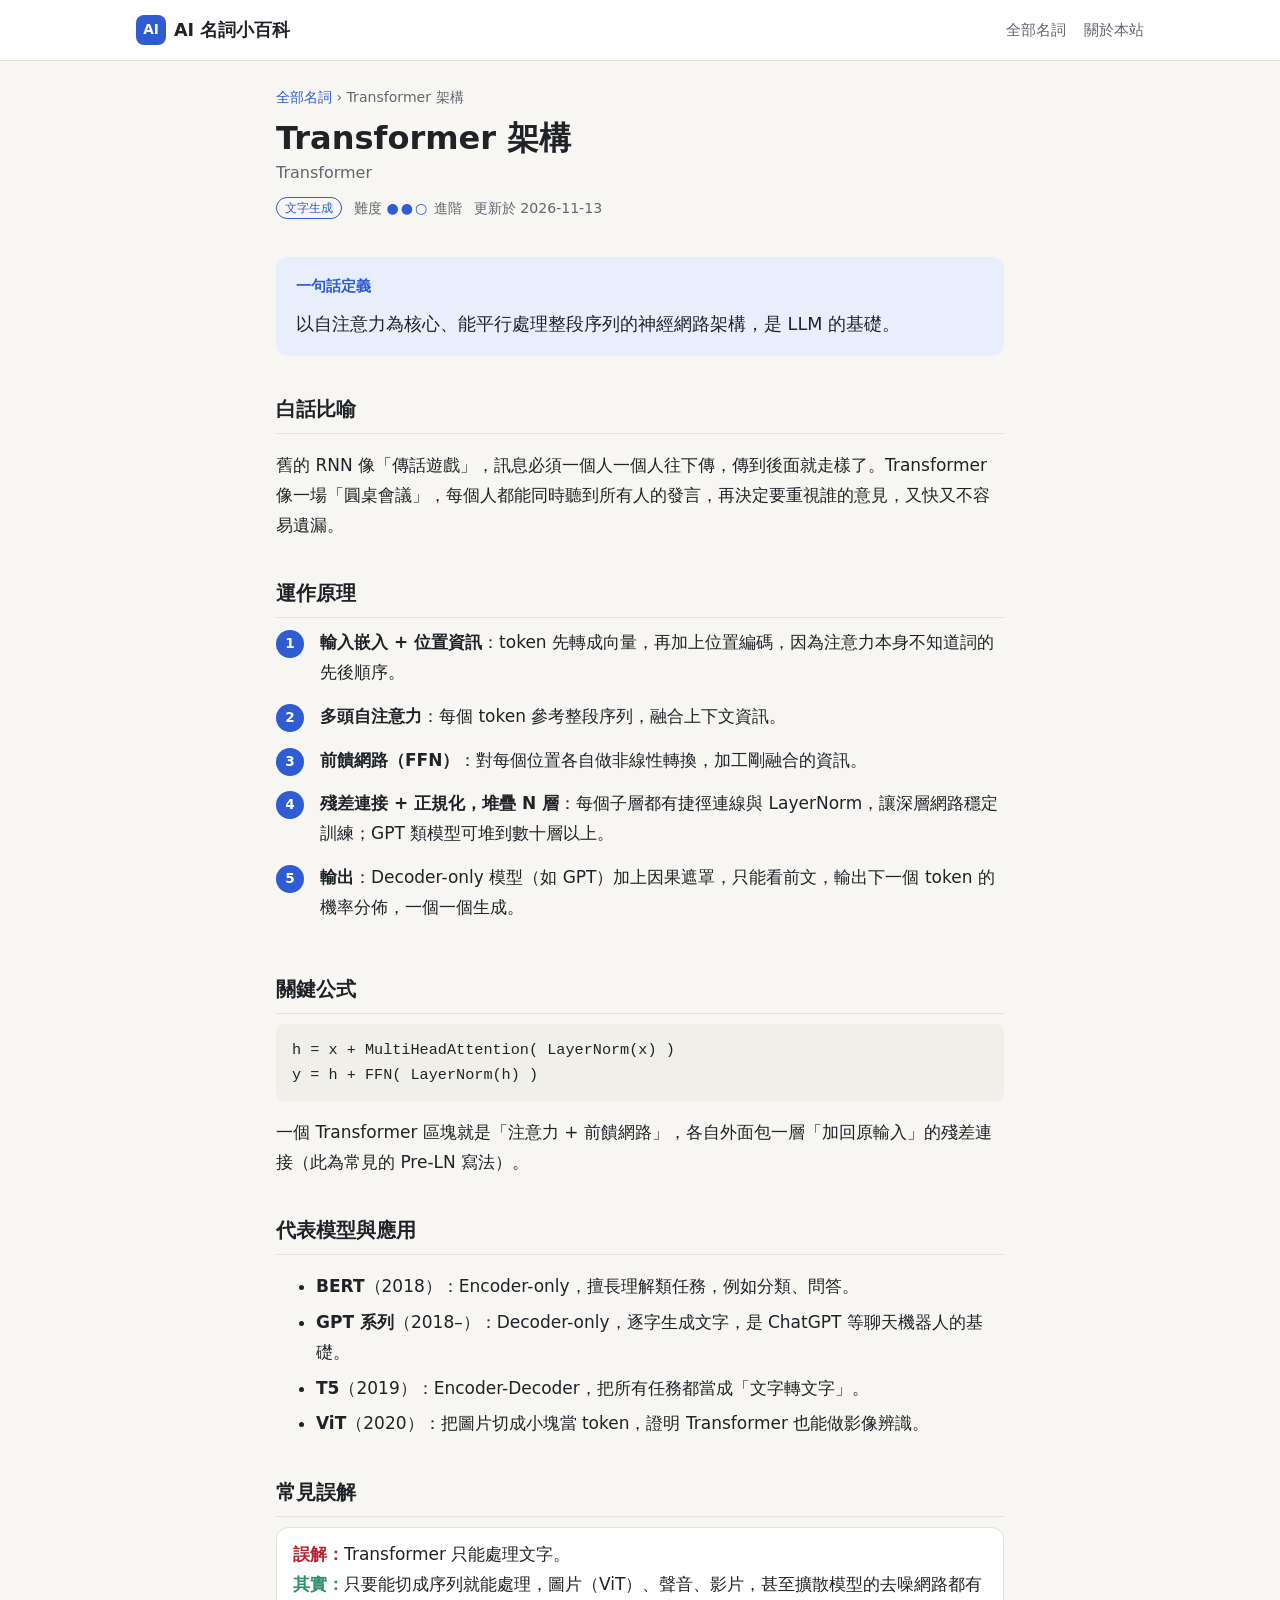
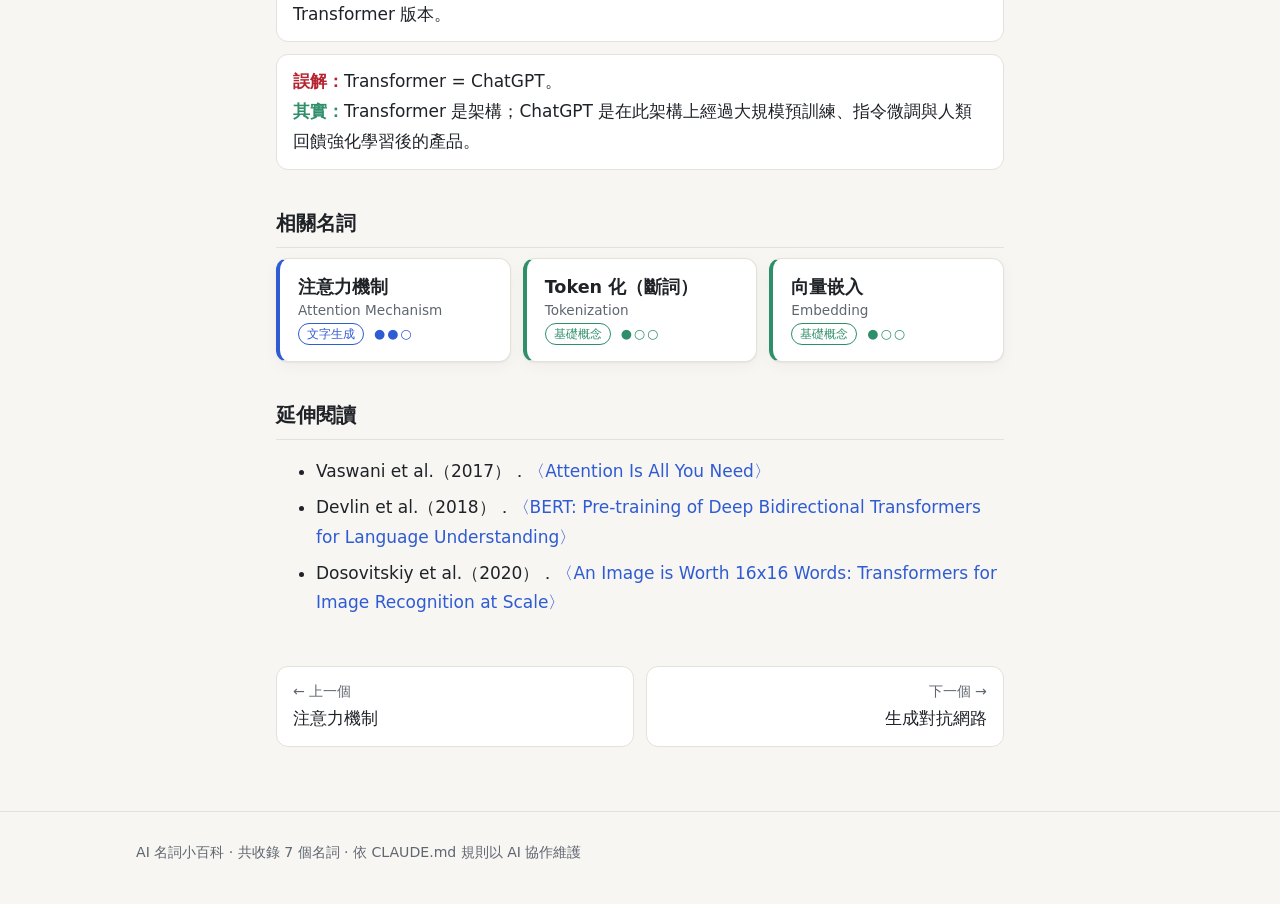
<file: terms/transformer.html>
<!doctype html>
<html lang="zh-Hant">
<head>
  <meta charset="utf-8">
  <meta name="viewport" content="width=device-width, initial-scale=1">
  <title>Transformer 架構｜AI 名詞小百科</title>
  <meta name="description" content="以自注意力為核心、能平行處理整段序列的神經網路架構，是 LLM 的基礎。">
  <link rel="stylesheet" href="../assets/style.css">
</head>
<body data-page="term" data-slug="transformer" data-root="..">
  <div id="site-header"></div>

  <main class="container term">
    <nav class="breadcrumb"><a href="../index.html">全部名詞</a> › Transformer 架構</nav>
    <header class="term-head">
      <h1>Transformer 架構 <span class="en">Transformer</span></h1>
      <div id="term-meta" class="term-meta"></div>
    </header>

    <section id="definition" class="tldr">
      <h2>一句話定義</h2>
      <p>以自注意力為核心、能平行處理整段序列的神經網路架構，是 LLM 的基礎。</p>
    </section>

    <section id="analogy">
      <h2>白話比喻</h2>
      <p>舊的 RNN 像「傳話遊戲」，訊息必須一個人一個人往下傳，傳到後面就走樣了。Transformer 像一場「圓桌會議」，每個人都能同時聽到所有人的發言，再決定要重視誰的意見，又快又不容易遺漏。</p>
    </section>

    <section id="how-it-works">
      <h2>運作原理</h2>
      <ol class="steps">
        <li><strong>輸入嵌入 + 位置資訊</strong>：token 先轉成向量，再加上位置編碼，因為注意力本身不知道詞的先後順序。</li>
        <li><strong>多頭自注意力</strong>：每個 token 參考整段序列，融合上下文資訊。</li>
        <li><strong>前饋網路（FFN）</strong>：對每個位置各自做非線性轉換，加工剛融合的資訊。</li>
        <li><strong>殘差連接 + 正規化，堆疊 N 層</strong>：每個子層都有捷徑連線與 LayerNorm，讓深層網路穩定訓練；GPT 類模型可堆到數十層以上。</li>
        <li><strong>輸出</strong>：Decoder-only 模型（如 GPT）加上因果遮罩，只能看前文，輸出下一個 token 的機率分佈，一個一個生成。</li>
      </ol>
    </section>

    <section id="formula">
      <h2>關鍵公式</h2>
      <pre class="formula">h = x + MultiHeadAttention( LayerNorm(x) )
y = h + FFN( LayerNorm(h) )</pre>
      <p>一個 Transformer 區塊就是「注意力 + 前饋網路」，各自外面包一層「加回原輸入」的殘差連接（此為常見的 Pre-LN 寫法）。</p>
    </section>

    <section id="examples">
      <h2>代表模型與應用</h2>
      <ul class="examples">
        <li><strong>BERT</strong>（2018）：Encoder-only，擅長理解類任務，例如分類、問答。</li>
        <li><strong>GPT 系列</strong>（2018–）：Decoder-only，逐字生成文字，是 ChatGPT 等聊天機器人的基礎。</li>
        <li><strong>T5</strong>（2019）：Encoder-Decoder，把所有任務都當成「文字轉文字」。</li>
        <li><strong>ViT</strong>（2020）：把圖片切成小塊當 token，證明 Transformer 也能做影像辨識。</li>
      </ul>
    </section>

    <section id="misconceptions">
      <h2>常見誤解</h2>
      <ul class="myths">
        <li><span class="myth">誤解：</span>Transformer 只能處理文字。<br><span class="fact">其實：</span>只要能切成序列就能處理，圖片（ViT）、聲音、影片，甚至擴散模型的去噪網路都有 Transformer 版本。</li>
        <li><span class="myth">誤解：</span>Transformer = ChatGPT。<br><span class="fact">其實：</span>Transformer 是架構；ChatGPT 是在此架構上經過大規模預訓練、指令微調與人類回饋強化學習後的產品。</li>
      </ul>
    </section>

    <section id="related">
      <h2>相關名詞</h2>
      <div id="related-list" class="card-grid small"></div>
    </section>

    <section id="references">
      <h2>延伸閱讀</h2>
      <ul>
        <li>Vaswani et al.（2017）．<a href="https://arxiv.org/abs/1706.03762">〈Attention Is All You Need〉</a></li>
        <li>Devlin et al.（2018）．<a href="https://arxiv.org/abs/1810.04805">〈BERT: Pre-training of Deep Bidirectional Transformers for Language Understanding〉</a></li>
        <li>Dosovitskiy et al.（2020）．<a href="https://arxiv.org/abs/2010.11929">〈An Image is Worth 16x16 Words: Transformers for Image Recognition at Scale〉</a></li>
      </ul>
    </section>

    <nav id="pager" class="pager" aria-label="上一個與下一個名詞"></nav>
  </main>

  <div id="site-footer"></div>
  <script src="../data/terms.js"></script>
  <script src="../assets/main.js"></script>
</body>
</html>
</file>
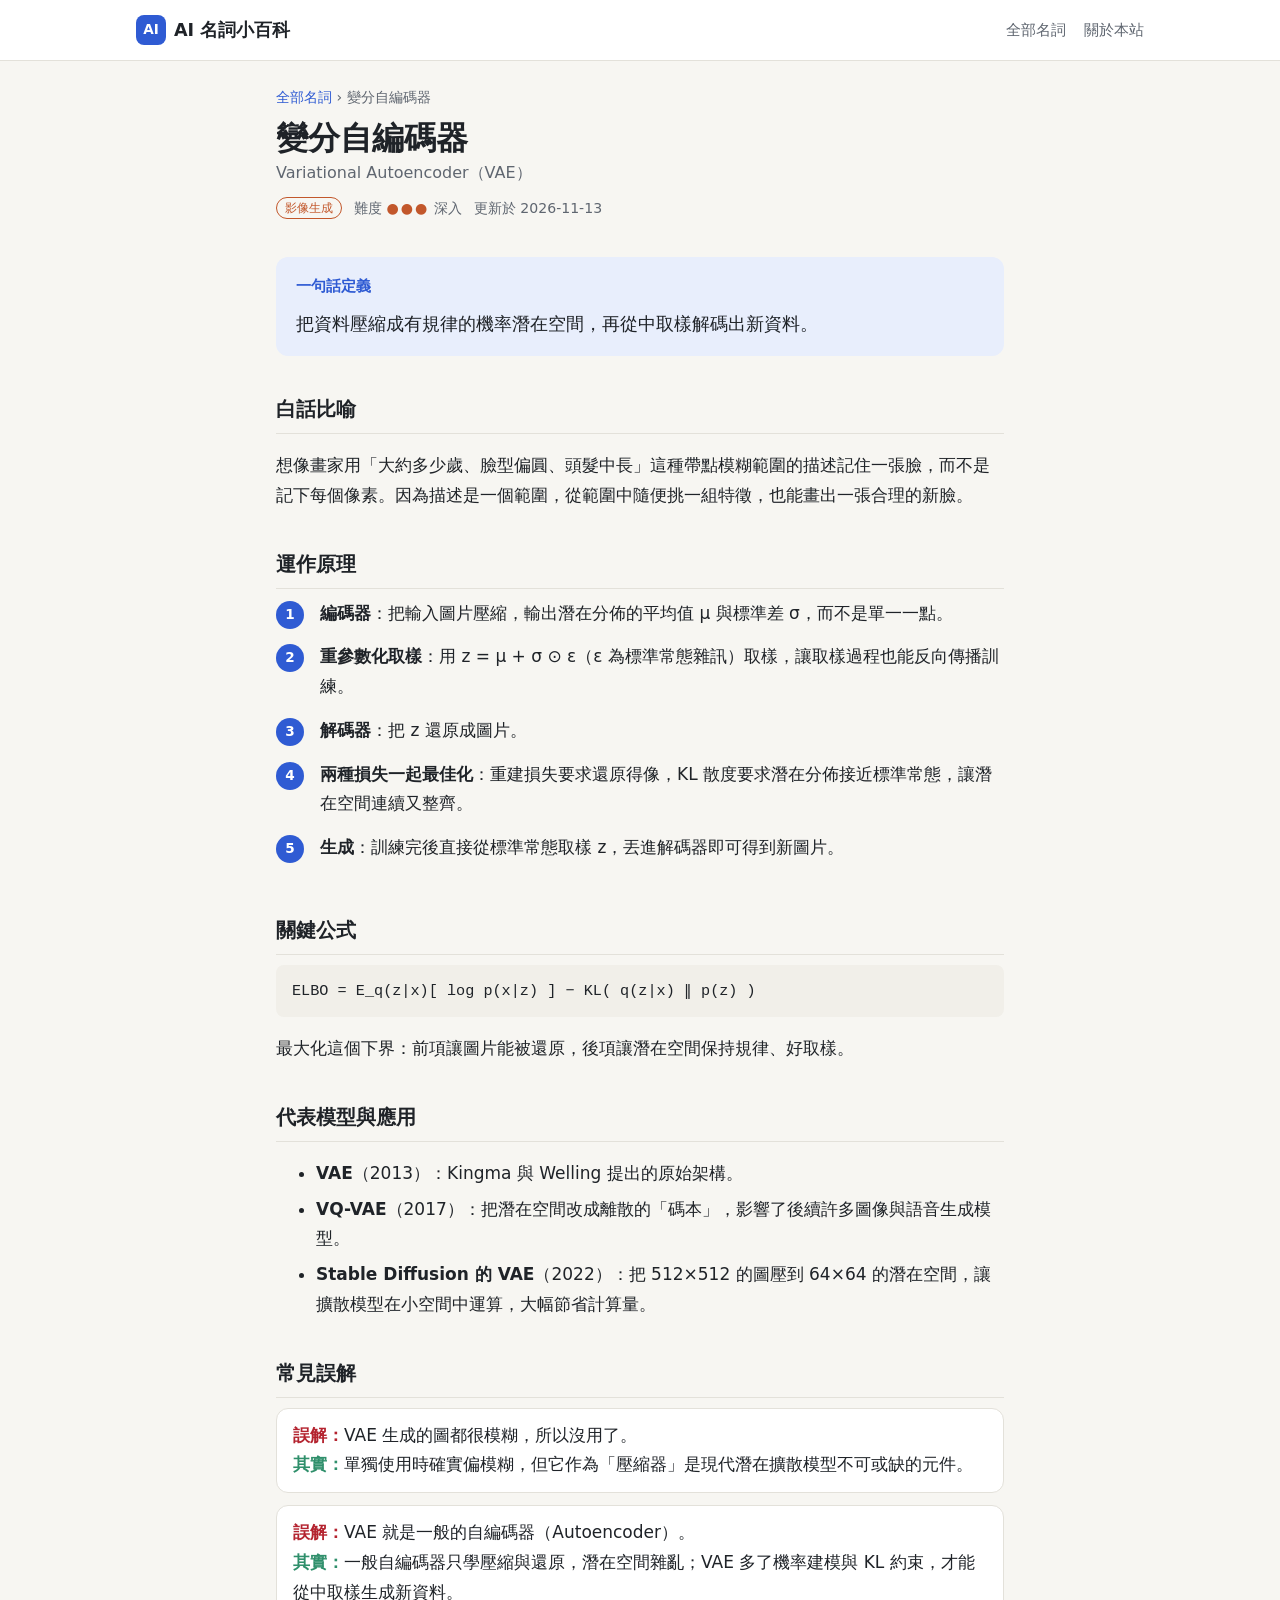
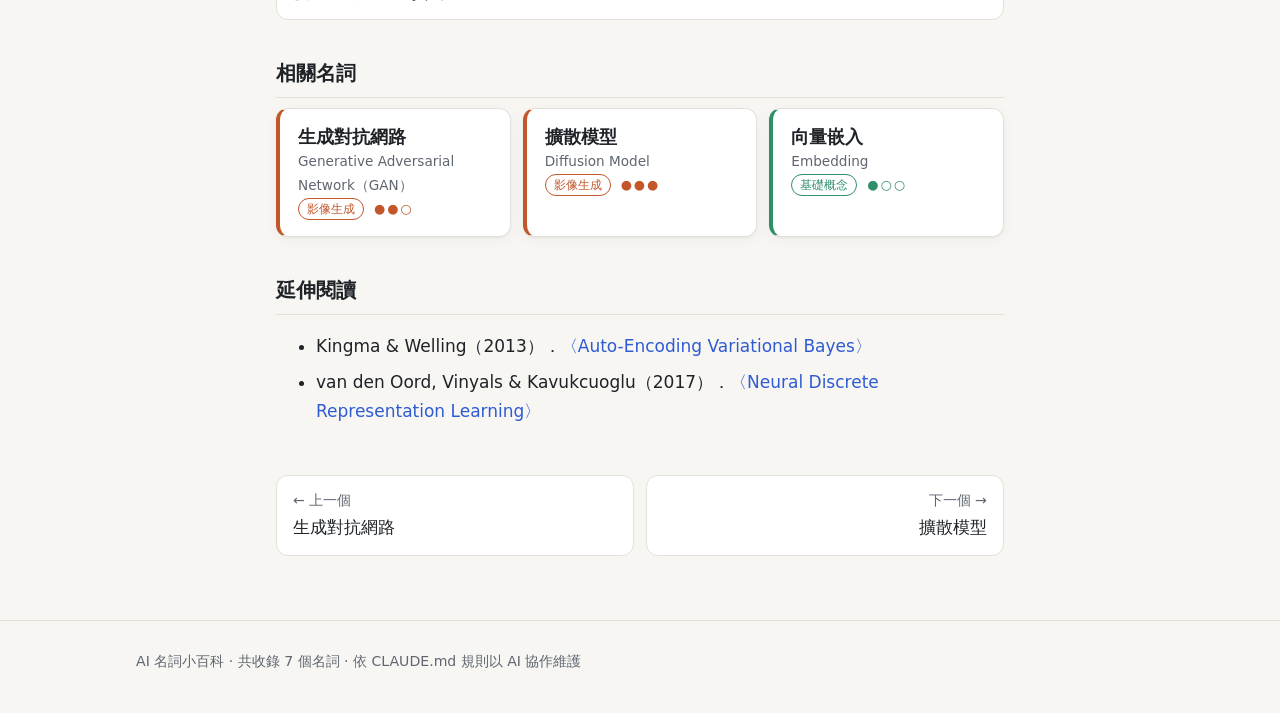
<file: terms/vae.html>
<!doctype html>
<html lang="zh-Hant">
<head>
  <meta charset="utf-8">
  <meta name="viewport" content="width=device-width, initial-scale=1">
  <title>變分自編碼器｜AI 名詞小百科</title>
  <meta name="description" content="把資料壓縮成有規律的機率潛在空間，再從中取樣解碼出新資料。">
  <link rel="stylesheet" href="../assets/style.css">
</head>
<body data-page="term" data-slug="vae" data-root="..">
  <div id="site-header"></div>

  <main class="container term">
    <nav class="breadcrumb"><a href="../index.html">全部名詞</a> › 變分自編碼器</nav>
    <header class="term-head">
      <h1>變分自編碼器 <span class="en">Variational Autoencoder（VAE）</span></h1>
      <div id="term-meta" class="term-meta"></div>
    </header>

    <section id="definition" class="tldr">
      <h2>一句話定義</h2>
      <p>把資料壓縮成有規律的機率潛在空間，再從中取樣解碼出新資料。</p>
    </section>

    <section id="analogy">
      <h2>白話比喻</h2>
      <p>想像畫家用「大約多少歲、臉型偏圓、頭髮中長」這種帶點模糊範圍的描述記住一張臉，而不是記下每個像素。因為描述是一個範圍，從範圍中隨便挑一組特徵，也能畫出一張合理的新臉。</p>
    </section>

    <section id="how-it-works">
      <h2>運作原理</h2>
      <ol class="steps">
        <li><strong>編碼器</strong>：把輸入圖片壓縮，輸出潛在分佈的平均值 μ 與標準差 σ，而不是單一一點。</li>
        <li><strong>重參數化取樣</strong>：用 z = μ + σ ⊙ ε（ε 為標準常態雜訊）取樣，讓取樣過程也能反向傳播訓練。</li>
        <li><strong>解碼器</strong>：把 z 還原成圖片。</li>
        <li><strong>兩種損失一起最佳化</strong>：重建損失要求還原得像，KL 散度要求潛在分佈接近標準常態，讓潛在空間連續又整齊。</li>
        <li><strong>生成</strong>：訓練完後直接從標準常態取樣 z，丟進解碼器即可得到新圖片。</li>
      </ol>
    </section>

    <section id="formula">
      <h2>關鍵公式</h2>
      <pre class="formula">ELBO = E_q(z|x)[ log p(x|z) ] − KL( q(z|x) ‖ p(z) )</pre>
      <p>最大化這個下界：前項讓圖片能被還原，後項讓潛在空間保持規律、好取樣。</p>
    </section>

    <section id="examples">
      <h2>代表模型與應用</h2>
      <ul class="examples">
        <li><strong>VAE</strong>（2013）：Kingma 與 Welling 提出的原始架構。</li>
        <li><strong>VQ-VAE</strong>（2017）：把潛在空間改成離散的「碼本」，影響了後續許多圖像與語音生成模型。</li>
        <li><strong>Stable Diffusion 的 VAE</strong>（2022）：把 512×512 的圖壓到 64×64 的潛在空間，讓擴散模型在小空間中運算，大幅節省計算量。</li>
      </ul>
    </section>

    <section id="misconceptions">
      <h2>常見誤解</h2>
      <ul class="myths">
        <li><span class="myth">誤解：</span>VAE 生成的圖都很模糊，所以沒用了。<br><span class="fact">其實：</span>單獨使用時確實偏模糊，但它作為「壓縮器」是現代潛在擴散模型不可或缺的元件。</li>
        <li><span class="myth">誤解：</span>VAE 就是一般的自編碼器（Autoencoder）。<br><span class="fact">其實：</span>一般自編碼器只學壓縮與還原，潛在空間雜亂；VAE 多了機率建模與 KL 約束，才能從中取樣生成新資料。</li>
      </ul>
    </section>

    <section id="related">
      <h2>相關名詞</h2>
      <div id="related-list" class="card-grid small"></div>
    </section>

    <section id="references">
      <h2>延伸閱讀</h2>
      <ul>
        <li>Kingma &amp; Welling（2013）．<a href="https://arxiv.org/abs/1312.6114">〈Auto-Encoding Variational Bayes〉</a></li>
        <li>van den Oord, Vinyals &amp; Kavukcuoglu（2017）．<a href="https://arxiv.org/abs/1711.00937">〈Neural Discrete Representation Learning〉</a></li>
      </ul>
    </section>

    <nav id="pager" class="pager" aria-label="上一個與下一個名詞"></nav>
  </main>

  <div id="site-footer"></div>
  <script src="../data/terms.js"></script>
  <script src="../assets/main.js"></script>
</body>
</html>
</file>
<file: assets/style.css>
/* AI 名詞小百科 — 全站唯一樣式表
 * 顏色一律使用 :root 變數（CLAUDE.md 第 4 節）。新增顏色請同時加在亮色與深色區塊。 */

:root {
  --bg: #f7f6f2;
  --surface: #ffffff;
  --text: #1f2328;
  --muted: #5f6670;
  --border: #e3e1da;
  --accent: #2f5bd3;
  --accent-soft: #e8eefc;
  --code-bg: #f1efe9;
  --cat-basics: #2f8f6b;
  --cat-text: #2f5bd3;
  --cat-image: #c2572b;
  --myth: #b4232f;
  --fact: #2f8f6b;
  --shadow: 0 1px 2px rgba(0, 0, 0, .05), 0 4px 16px rgba(0, 0, 0, .04);
  --radius: 12px;
  --font: "Noto Sans TC", "Microsoft JhengHei", "PingFang TC", system-ui, sans-serif;
  --mono: "Cascadia Code", Consolas, "SFMono-Regular", monospace;
}

@media (prefers-color-scheme: dark) {
  :root:not([data-theme="light"]) {
    --bg: #15171b;
    --surface: #1d2025;
    --text: #e6e8eb;
    --muted: #9aa3ad;
    --border: #2e333a;
    --accent: #7da2ff;
    --accent-soft: #232c45;
    --code-bg: #24282e;
    --cat-basics: #5cc49c;
    --cat-text: #7da2ff;
    --cat-image: #f08a5d;
    --myth: #ff7b85;
    --fact: #5cc49c;
    --shadow: none;
  }
}
:root[data-theme="dark"] {
  --bg: #15171b; --surface: #1d2025; --text: #e6e8eb; --muted: #9aa3ad;
  --border: #2e333a; --accent: #7da2ff; --accent-soft: #232c45; --code-bg: #24282e;
  --cat-basics: #5cc49c; --cat-text: #7da2ff; --cat-image: #f08a5d;
  --myth: #ff7b85; --fact: #5cc49c; --shadow: none;
}

* { box-sizing: border-box; }
html { -webkit-text-size-adjust: 100%; }
body {
  margin: 0;
  background: var(--bg);
  color: var(--text);
  font-family: var(--font);
  font-size: 17px;
  line-height: 1.75;
}
a { color: var(--accent); text-decoration: none; }
a:hover { text-decoration: underline; }
code { font-family: var(--mono); background: var(--code-bg); padding: .1em .35em; border-radius: 4px; font-size: .9em; }

.container { max-width: 760px; margin: 0 auto; padding: 0 16px; }
.container.wide { max-width: 1040px; }

/* ---------- header / footer ---------- */
.site-header { background: var(--surface); border-bottom: 1px solid var(--border); }
.site-header .container { display: flex; align-items: center; justify-content: space-between; gap: 12px; min-height: 60px; flex-wrap: wrap; }
.brand { font-weight: 700; font-size: 1.1rem; color: var(--text); display: flex; align-items: center; gap: 8px; }
.brand:hover { text-decoration: none; }
.brand-mark { display: inline-grid; place-items: center; width: 30px; height: 30px; border-radius: 8px; background: var(--accent); color: var(--surface); font-size: .85rem; }
.site-nav { display: flex; gap: 18px; font-size: .95rem; }
.site-nav a { color: var(--muted); }
.site-nav a[aria-current="page"] { color: var(--text); font-weight: 600; }
.site-footer { margin-top: 64px; padding: 28px 0 40px; border-top: 1px solid var(--border); color: var(--muted); font-size: .88rem; }

/* ---------- home ---------- */
.hero { padding: 48px 0 24px; }
.hero h1 { font-size: 2rem; line-height: 1.3; margin: 0 0 8px; }
.hero p { color: var(--muted); margin: 0 0 24px; }
.search {
  width: 100%; font: inherit; padding: 12px 16px;
  border: 1px solid var(--border); border-radius: var(--radius);
  background: var(--surface); color: var(--text);
}
.search:focus { outline: 2px solid var(--accent); outline-offset: 1px; }
.chips { display: flex; flex-wrap: wrap; gap: 8px; margin: 16px 0 8px; }
.chip {
  font: inherit; font-size: .9rem; cursor: pointer;
  border: 1px solid var(--border); background: var(--surface); color: var(--muted);
  padding: 4px 14px; border-radius: 999px;
}
.chip[aria-pressed="true"] { background: var(--accent); border-color: var(--accent); color: var(--surface); }
.result-count { color: var(--muted); font-size: .9rem; margin: 8px 0 16px; }
.empty { color: var(--muted); padding: 32px 0; text-align: center; }

.card-grid { display: grid; grid-template-columns: repeat(auto-fill, minmax(280px, 1fr)); gap: 16px; }
.card-grid.small { grid-template-columns: repeat(auto-fill, minmax(220px, 1fr)); gap: 12px; }
.card {
  display: block; background: var(--surface); color: var(--text);
  border: 1px solid var(--border); border-left: 4px solid var(--cat, var(--accent));
  border-radius: var(--radius); padding: 16px 18px; box-shadow: var(--shadow);
  transition: transform .15s ease, border-color .15s ease;
}
.card:hover { text-decoration: none; transform: translateY(-2px); }
.card h3 { margin: 0; font-size: 1.1rem; line-height: 1.4; }
.card .en { color: var(--muted); font-size: .85rem; }
.card p { margin: 8px 0 10px; font-size: .95rem; color: var(--muted); line-height: 1.6; }
.card-grid.small .card p { display: none; }
.card-meta { display: flex; gap: 10px; align-items: center; font-size: .8rem; color: var(--muted); }

.cat-basics { --cat: var(--cat-basics); }
.cat-text   { --cat: var(--cat-text); }
.cat-image  { --cat: var(--cat-image); }
.badge { color: var(--cat); border: 1px solid var(--cat); border-radius: 999px; padding: 0 8px; font-size: .78rem; line-height: 1.6; }
.level { letter-spacing: 2px; color: var(--cat, var(--muted)); }

/* ---------- term page ---------- */
.breadcrumb { font-size: .88rem; color: var(--muted); margin: 24px 0 8px; }
.term-head h1 { font-size: 2rem; line-height: 1.3; margin: 0; }
.term-head h1 .en { display: block; font-size: 1rem; font-weight: 400; color: var(--muted); margin-top: 4px; }
.term-meta { display: flex; flex-wrap: wrap; gap: 12px; align-items: center; margin: 12px 0 8px; font-size: .88rem; color: var(--muted); }

.term section { margin-top: 36px; }
.term h2 { font-size: 1.25rem; margin: 0 0 10px; padding-bottom: 6px; border-bottom: 1px solid var(--border); }
.tldr { background: var(--accent-soft); border-radius: var(--radius); padding: 16px 20px; }
.tldr h2 { border: 0; padding: 0; font-size: .95rem; color: var(--accent); }
.tldr p { margin: 0; font-size: 1.1rem; font-weight: 500; }

.steps { counter-reset: s; list-style: none; padding: 0; margin: 0; }
.steps li { counter-increment: s; position: relative; padding: 0 0 14px 44px; }
.steps li::before {
  content: counter(s); position: absolute; left: 0; top: 2px;
  width: 28px; height: 28px; border-radius: 50%;
  background: var(--accent); color: var(--surface);
  display: grid; place-items: center; font-size: .85rem; font-weight: 700;
}
.formula {
  background: var(--code-bg); border-radius: 8px; padding: 14px 16px; margin: 0 0 10px;
  font-family: var(--mono); font-size: .95rem; line-height: 1.6;
  overflow-x: auto; white-space: pre;
}
.myths { list-style: none; padding: 0; margin: 0; display: grid; gap: 12px; }
.myths li { background: var(--surface); border: 1px solid var(--border); border-radius: var(--radius); padding: 12px 16px; }
.myths .myth { color: var(--myth); font-weight: 700; }
.myths .fact { color: var(--fact); font-weight: 700; }
.examples li, #references li { margin-bottom: 6px; }

.pager { display: grid; grid-template-columns: 1fr 1fr; gap: 12px; margin-top: 48px; }
.pager a { background: var(--surface); border: 1px solid var(--border); border-radius: var(--radius); padding: 12px 16px; color: var(--text); }
.pager a:hover { text-decoration: none; border-color: var(--accent); }
.pager small { display: block; color: var(--muted); }
.pager .next { text-align: right; grid-column: 2; }

/* ---------- about ---------- */
.prose h2 { font-size: 1.3rem; margin-top: 36px; }
.prose table { border-collapse: collapse; width: 100%; font-size: .92rem; display: block; overflow-x: auto; }
.prose th, .prose td { border: 1px solid var(--border); padding: 6px 10px; text-align: left; }
.prose th { background: var(--code-bg); }

@media (max-width: 520px) {
  body { font-size: 16px; }
  .hero h1, .term-head h1 { font-size: 1.6rem; }
  .site-nav { gap: 14px; }
  .pager { grid-template-columns: 1fr; }
  .pager .next { grid-column: 1; }
}
</file>
